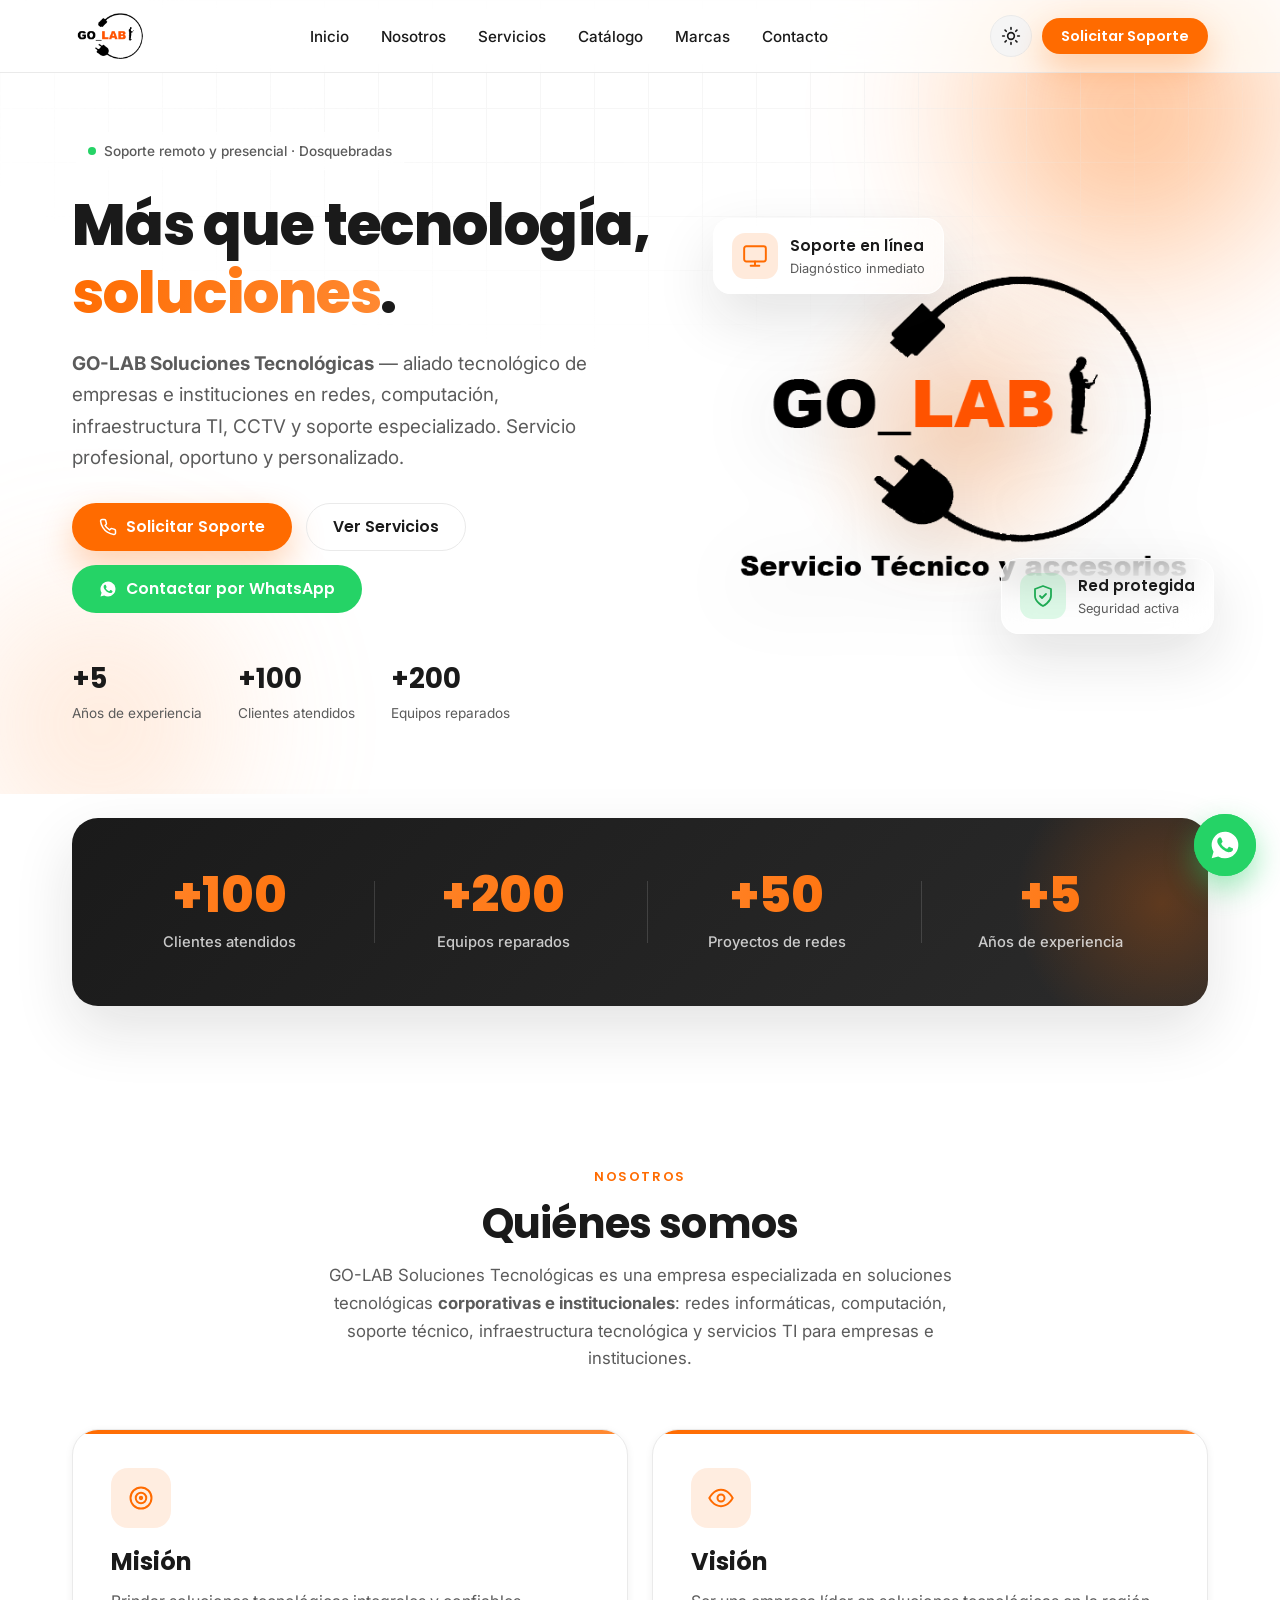
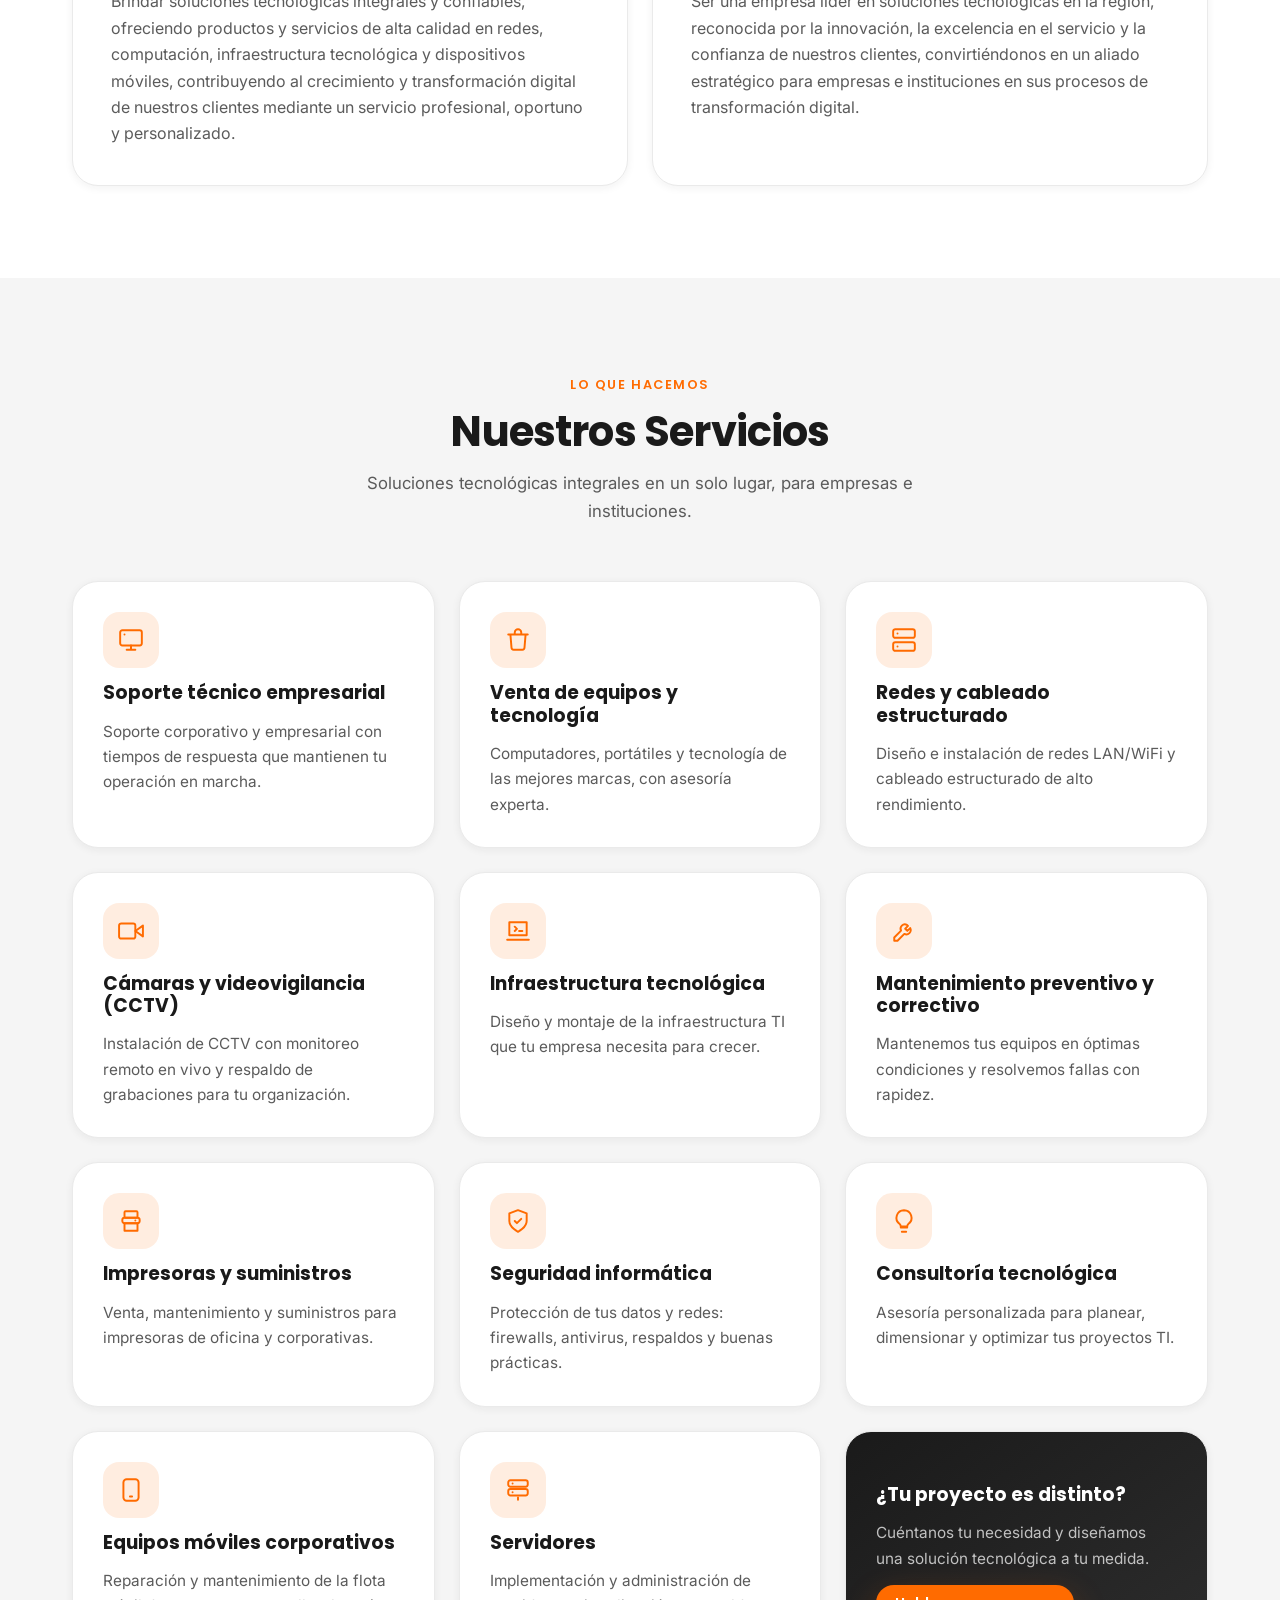
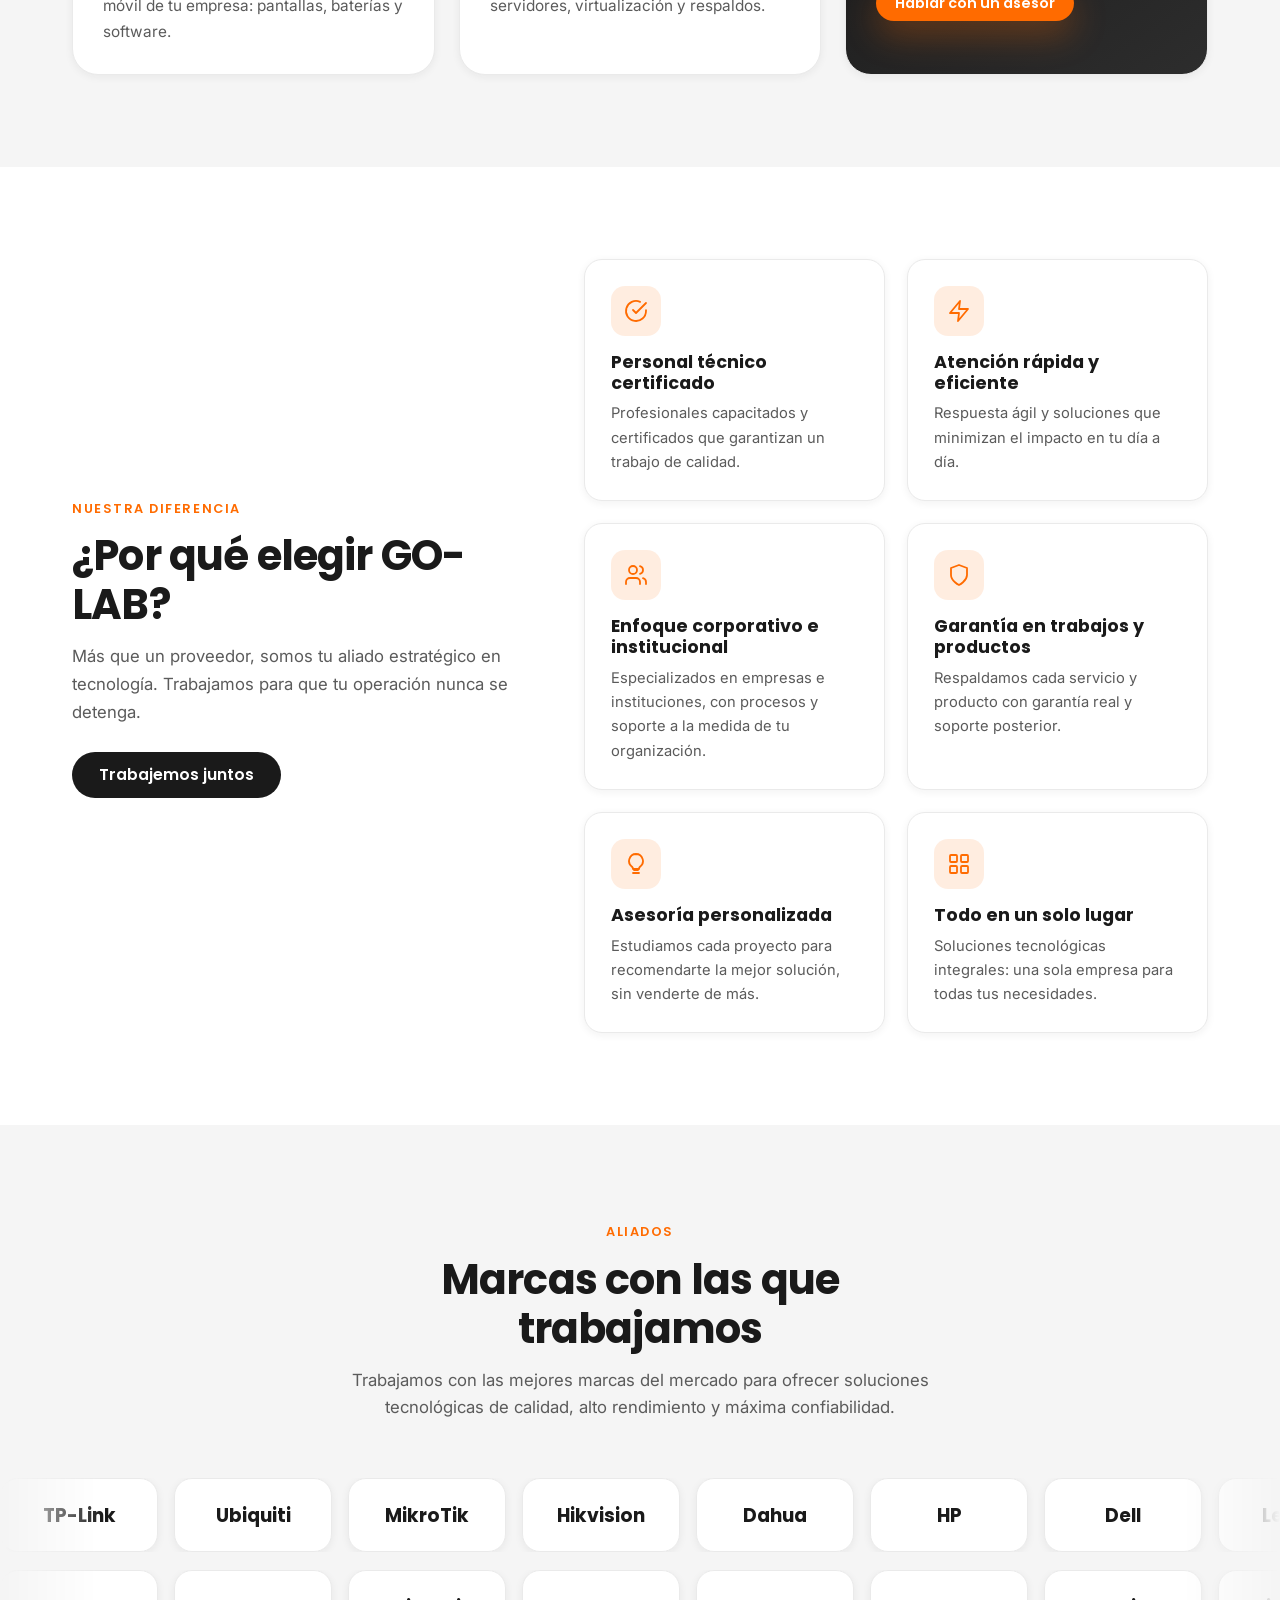
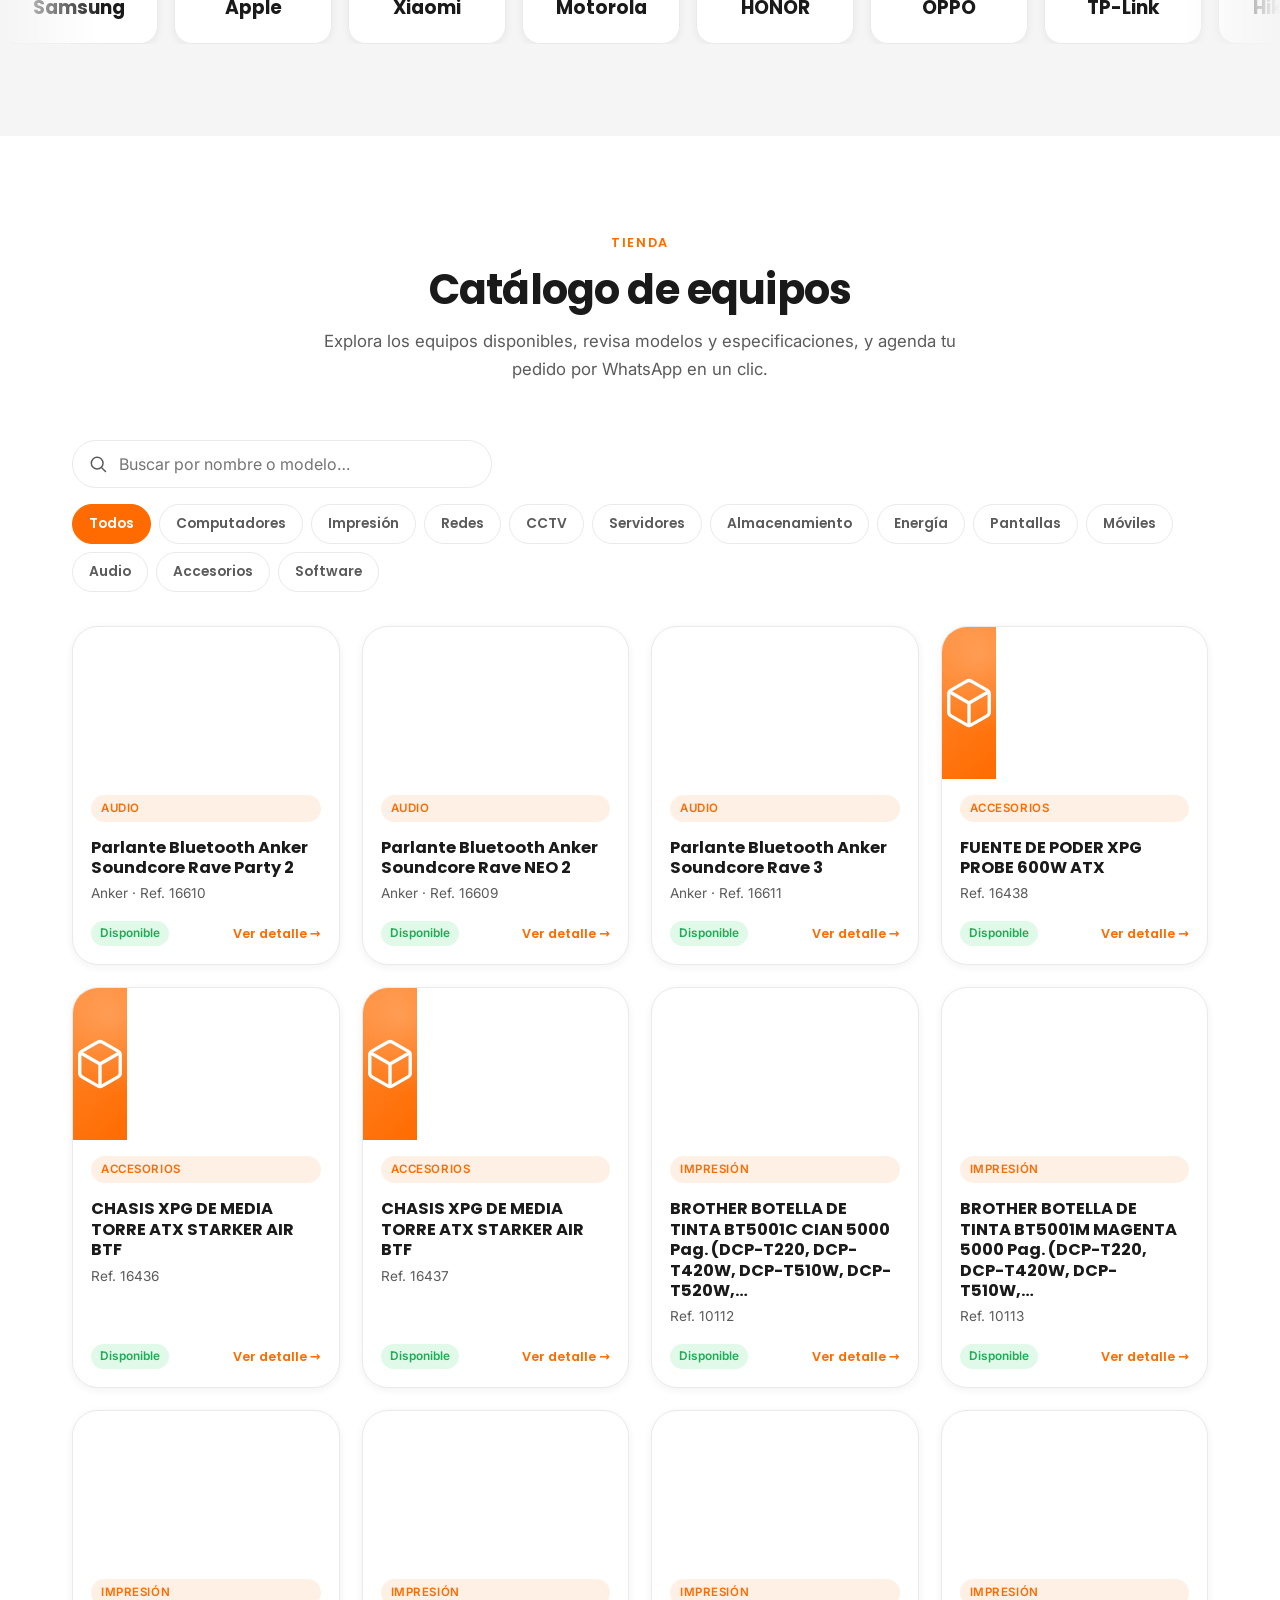
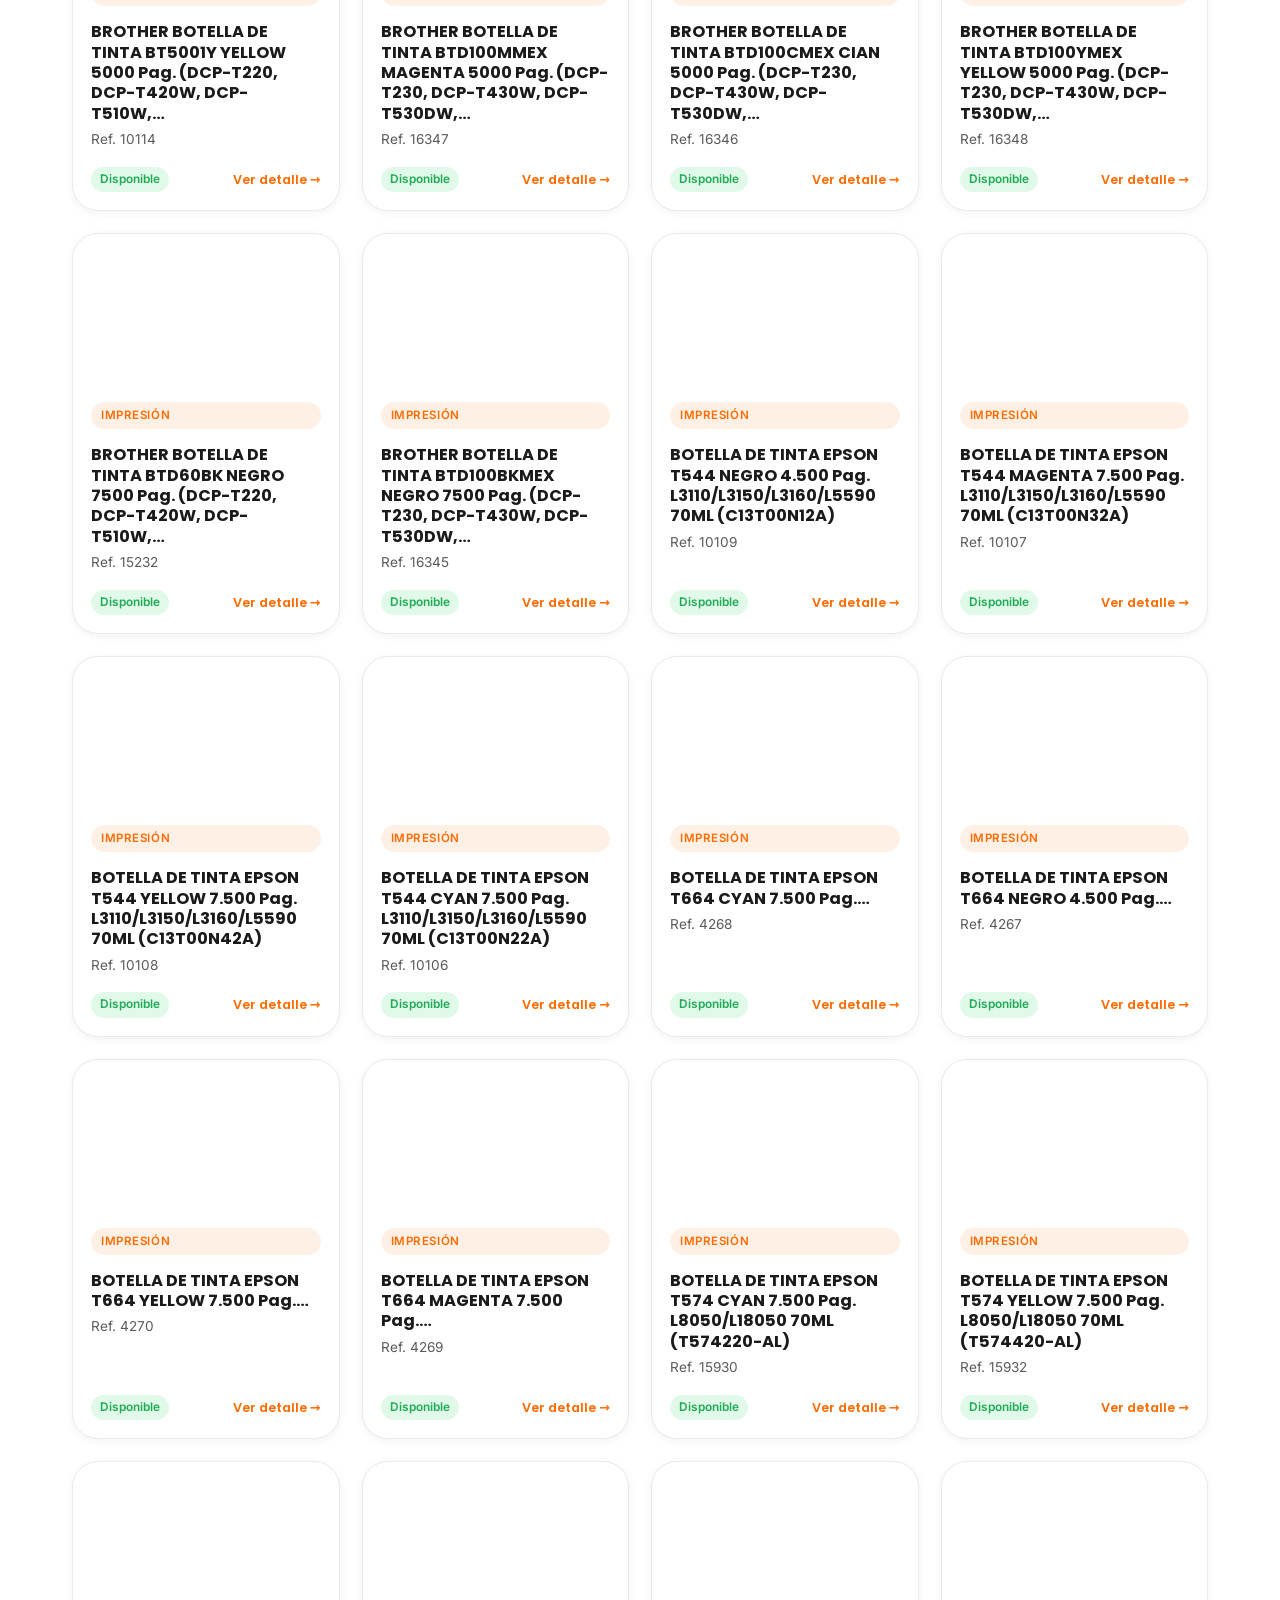
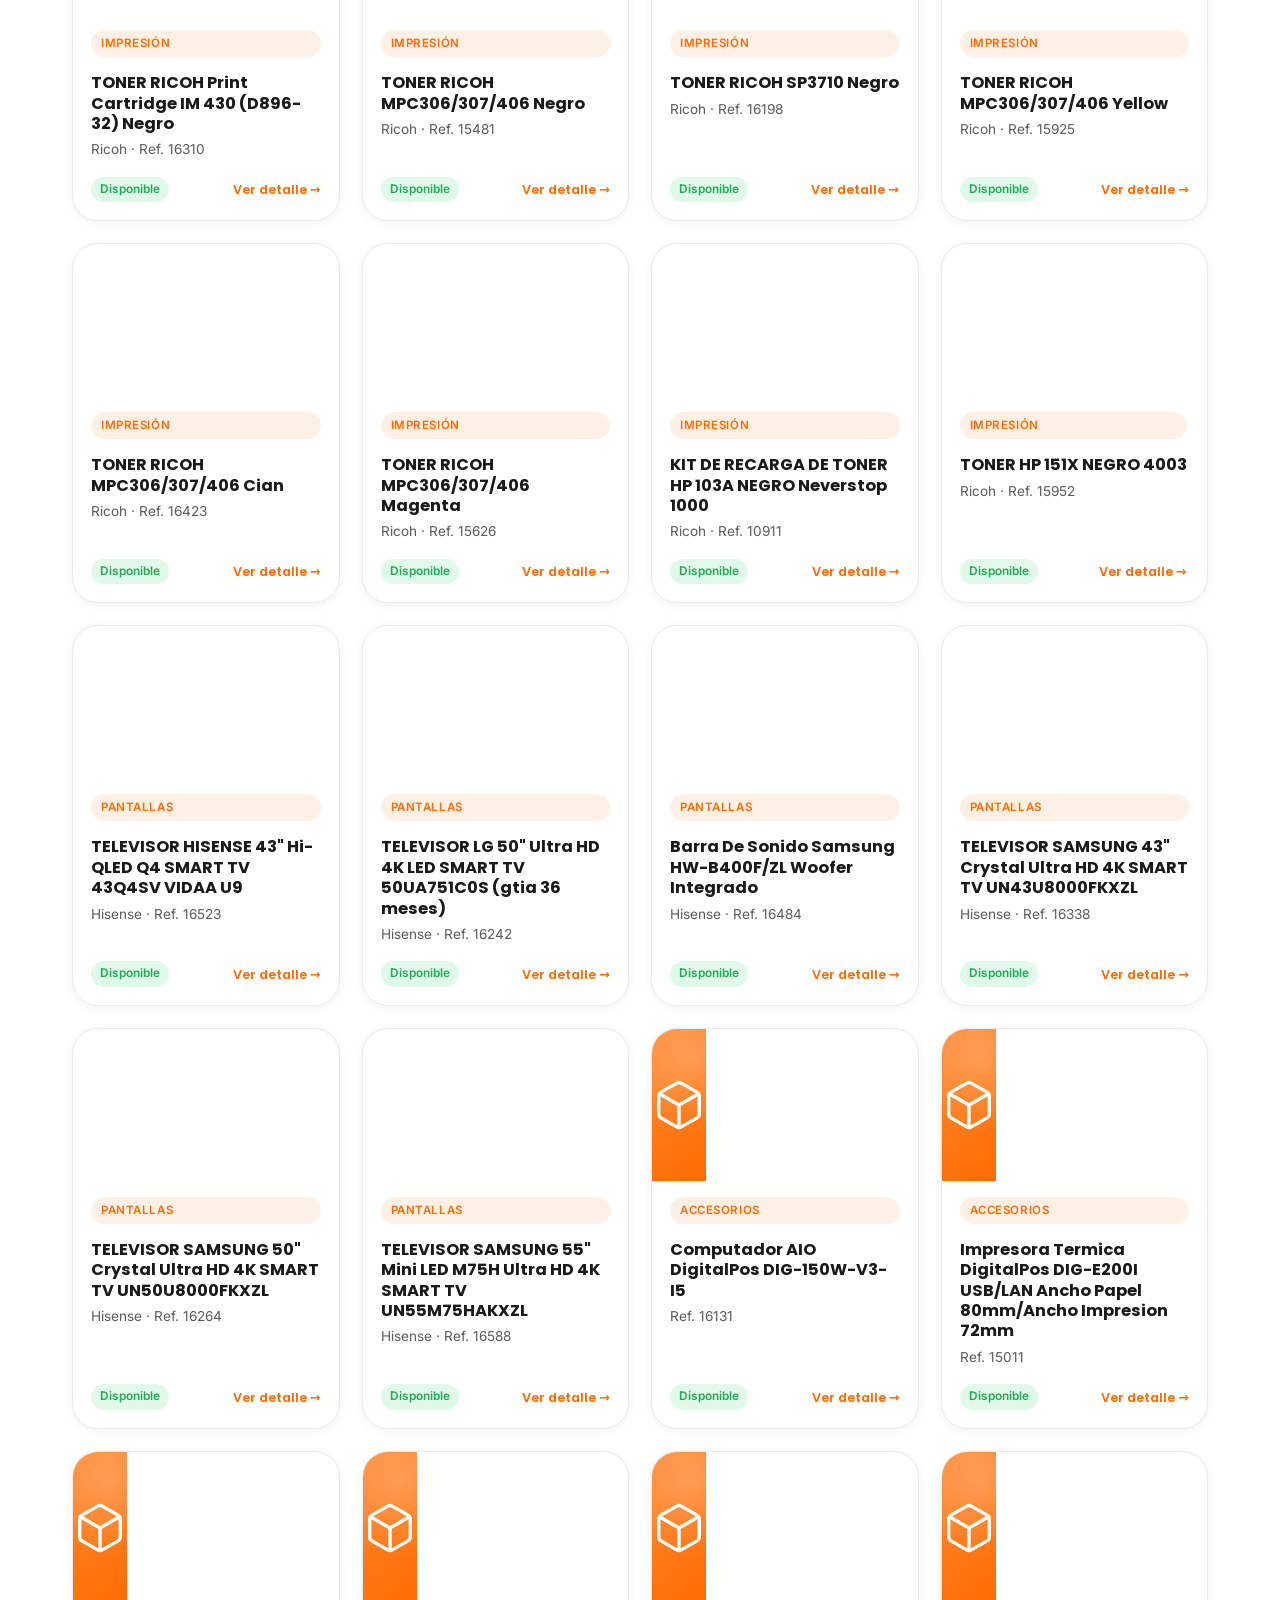
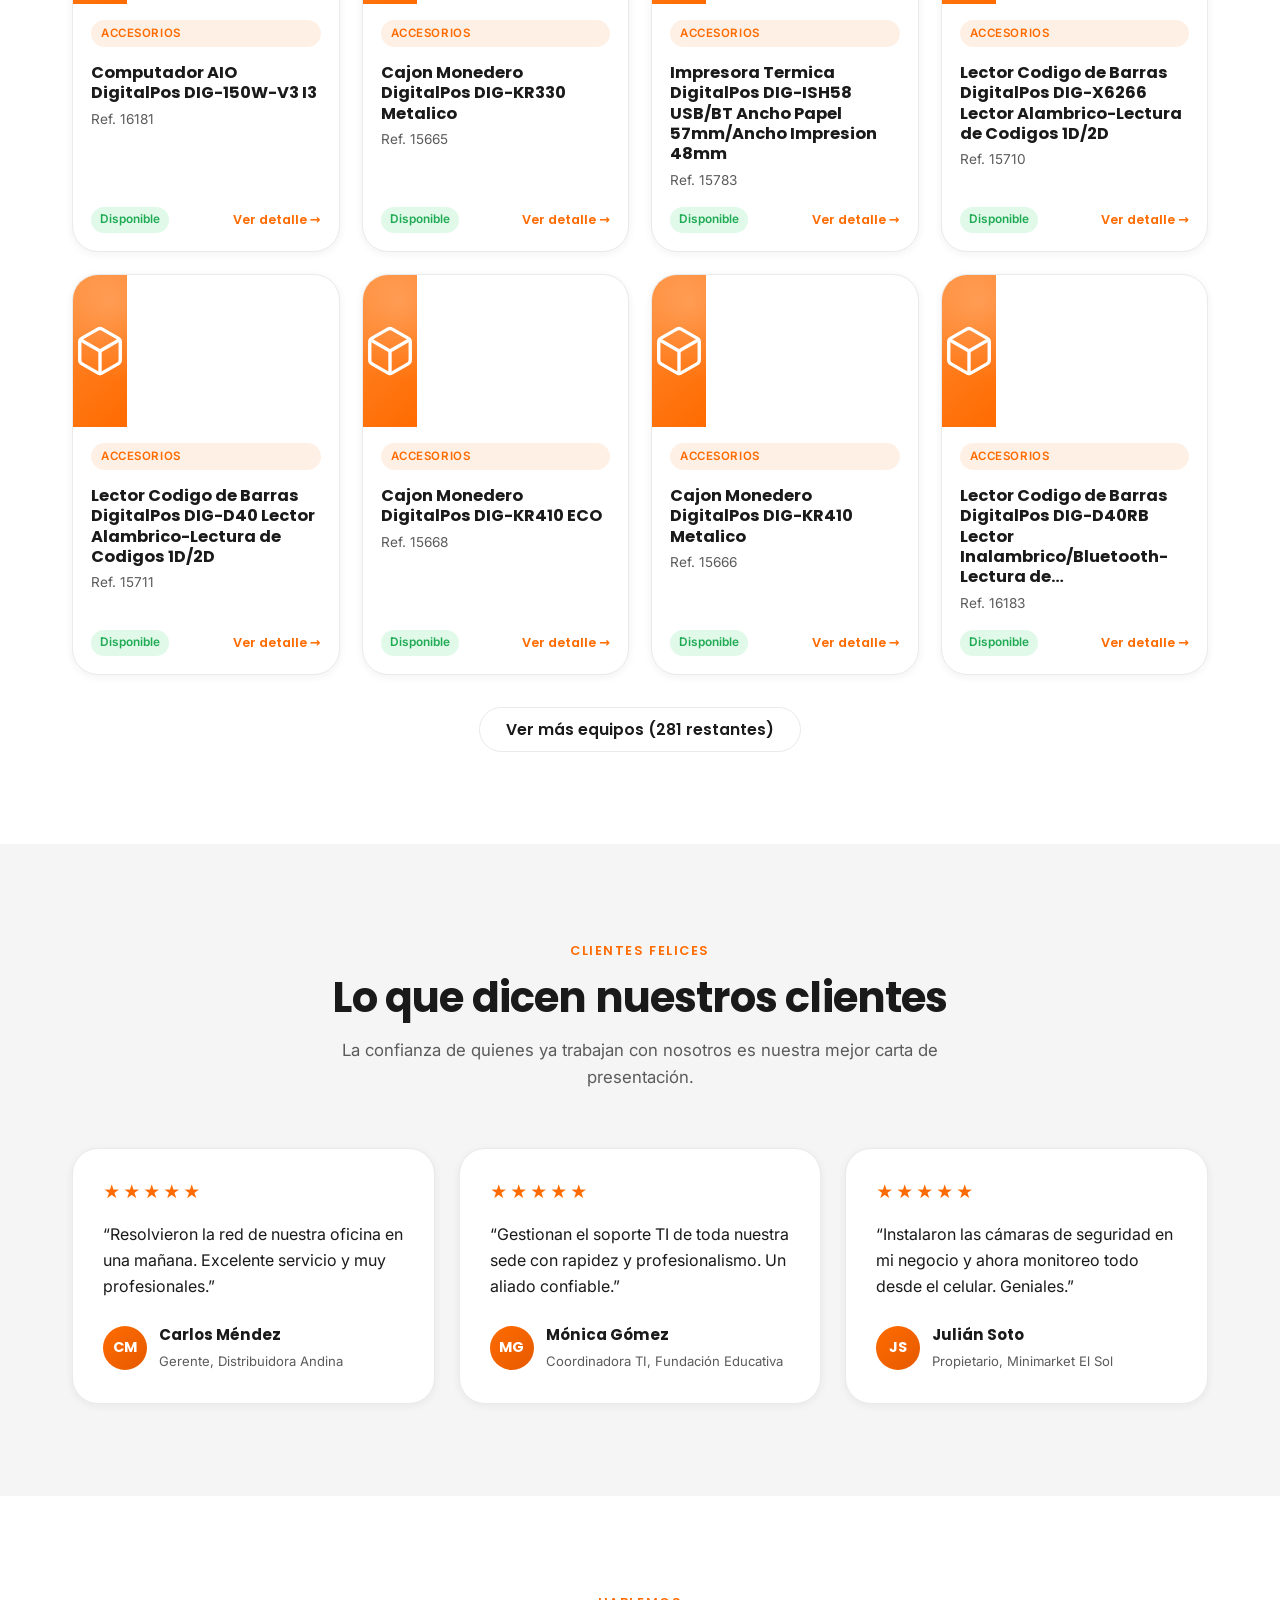
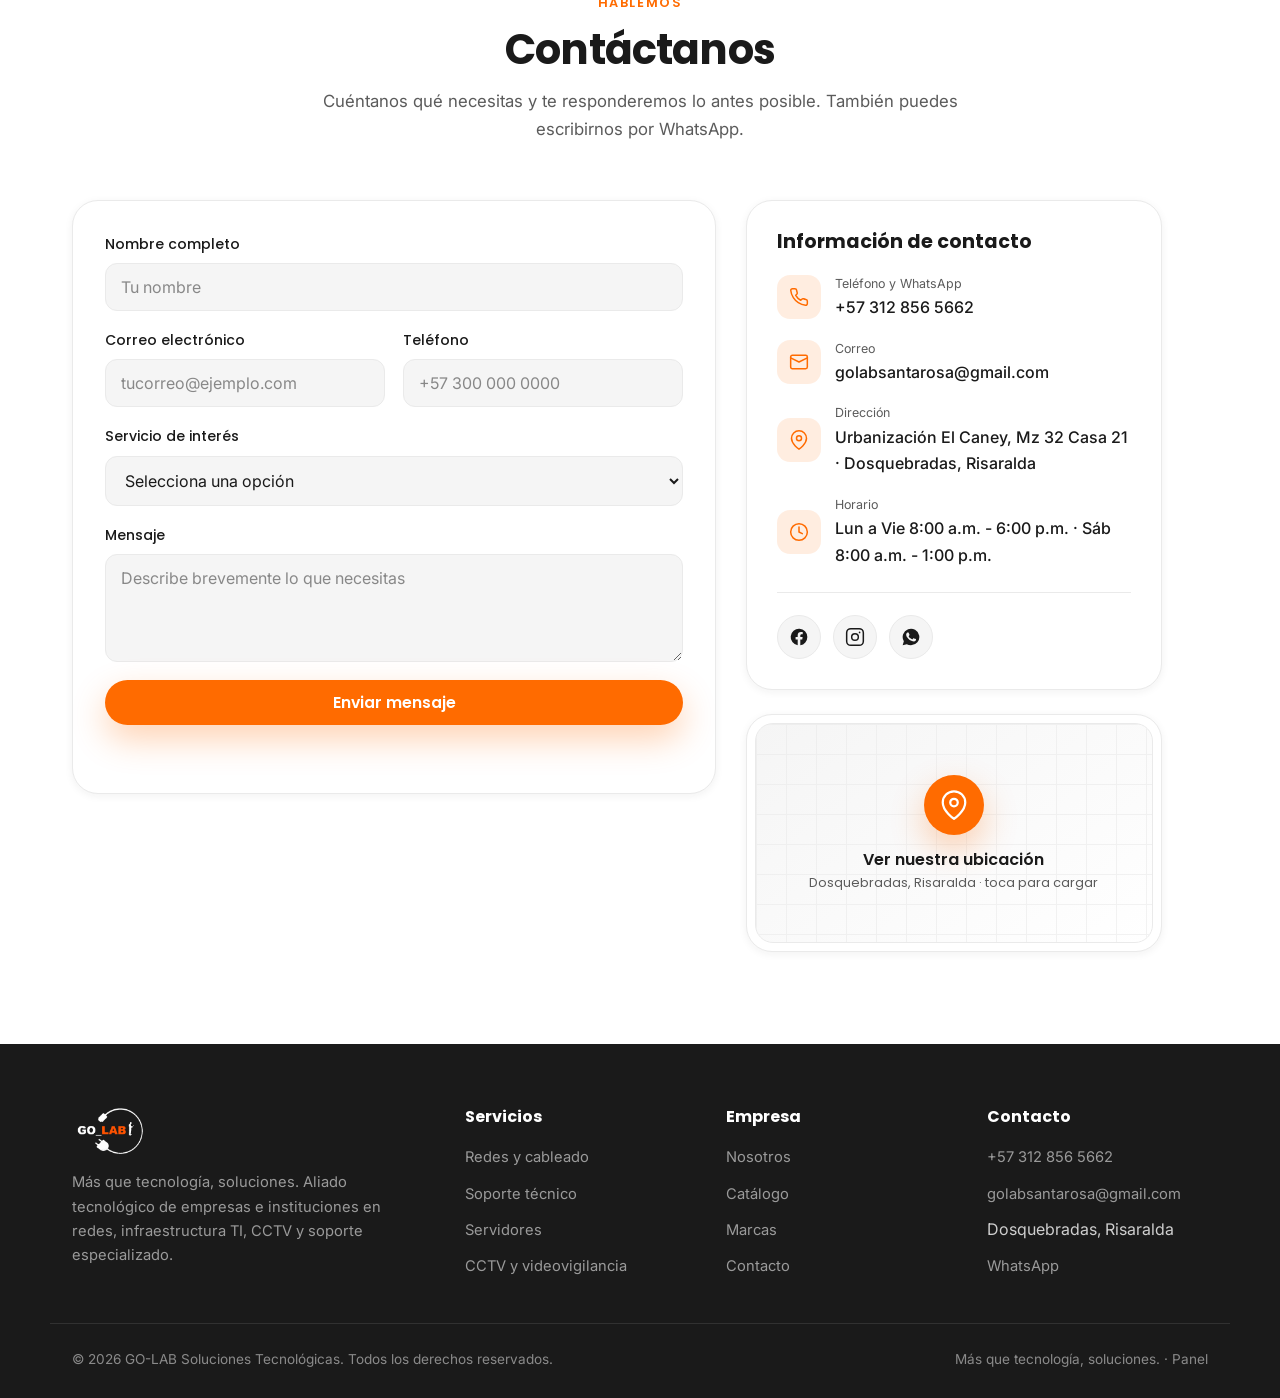
<file: index.html>
<!DOCTYPE html>
<html lang="es" data-theme="light">
<head>
    <meta charset="UTF-8">
    <meta name="viewport" content="width=device-width, initial-scale=1.0">
    <meta name="theme-color" content="#FF6B00">

    <!-- Marca JS activo + tema guardado lo antes posible (evita destello) -->
    <script>
        (function () {
            var d = document.documentElement;
            d.classList.add('js');
            try {
                var t = localStorage.getItem('golab-theme');
                if (!t) t = window.matchMedia('(prefers-color-scheme: dark)').matches ? 'dark' : 'light';
                d.setAttribute('data-theme', t);
            } catch (e) {}
        })();
    </script>

    <!-- SEO -->
    <title>GO-LAB Soluciones Tecnológicas | Redes, Computación y Soluciones Móviles</title>
    <meta name="description" content="GO-LAB Soluciones Tecnológicas: redes informáticas, computación, soporte técnico, servidores, seguridad informática, reparación de celulares y videovigilancia en Dosquebradas, Risaralda. Más que tecnología, soluciones.">
    <meta name="keywords" content="redes informáticas, soporte técnico, cableado estructurado, servidores, seguridad informática, reparación de celulares, cámaras de seguridad, videovigilancia, Dosquebradas, Risaralda, Pereira, GO-LAB">
    <meta name="author" content="GO-LAB Soluciones Tecnológicas">
    <link rel="canonical" href="https://www.go-lab.com.co/">

    <!-- Open Graph -->
    <meta property="og:type" content="website">
    <meta property="og:title" content="GO-LAB Soluciones Tecnológicas | Más que tecnología, soluciones">
    <meta property="og:description" content="Soluciones tecnológicas corporativas e institucionales: redes, computación, infraestructura, CCTV y servicios TI. Dosquebradas, Risaralda.">
    <meta property="og:locale" content="es_CO">
    <meta property="og:url" content="https://www.go-lab.com.co/">

    <!-- Twitter -->
    <meta name="twitter:card" content="summary_large_image">
    <meta name="twitter:title" content="GO-LAB Soluciones Tecnológicas">
    <meta name="twitter:description" content="Más que tecnología, soluciones.">

    <!-- Favicon (logo GO-LAB) -->
    <link rel="icon" type="image/png" href="assets/img/logo-mark-black.png">

    <!-- Fonts -->
    <link rel="preconnect" href="https://fonts.googleapis.com">
    <link rel="preconnect" href="https://fonts.gstatic.com" crossorigin>
    <link href="https://fonts.googleapis.com/css2?family=Inter:wght@400;500;600;700&family=Poppins:wght@500;600;700;800&display=swap" rel="stylesheet">

    <!-- Styles -->
    <link rel="stylesheet" href="assets/css/styles.css">

    <!-- Structured Data -->
    <script type="application/ld+json">
    {
      "@context": "https://schema.org",
      "@type": "LocalBusiness",
      "name": "GO-LAB Soluciones Tecnológicas",
      "slogan": "Más que tecnología, soluciones.",
      "description": "Empresa especializada en soluciones tecnológicas corporativas e institucionales: redes informáticas, computación, soporte técnico, infraestructura tecnológica, CCTV y servicios TI.",
      "email": "golabsantarosa@gmail.com",
      "telephone": "+573128565662",
      "priceRange": "$$",
      "address": {
        "@type": "PostalAddress",
        "streetAddress": "Urbanización El Caney, Manzana 32 Casa 21",
        "addressLocality": "Dosquebradas",
        "addressRegion": "Risaralda",
        "addressCountry": "CO"
      },
      "openingHoursSpecification": [
        { "@type": "OpeningHoursSpecification", "dayOfWeek": ["Monday","Tuesday","Wednesday","Thursday","Friday"], "opens": "08:00", "closes": "18:00" },
        { "@type": "OpeningHoursSpecification", "dayOfWeek": "Saturday", "opens": "08:00", "closes": "13:00" }
      ]
    }
    </script>
</head>
<body>
    <a class="skip-link" href="#inicio">Saltar al contenido</a>

    <!-- ===== Header / Navegación ===== -->
    <header class="header" id="header">
        <nav class="nav container" aria-label="Navegación principal">
            <a href="#inicio" class="brand" aria-label="GO-LAB Soluciones Tecnológicas - Inicio">
                <img class="brand__logo logo-img--light" src="assets/img/logo-mark-black.png" alt="GO-LAB Soluciones Tecnológicas" width="497" height="297">
                <img class="brand__logo logo-img--dark" src="assets/img/logo-mark-white.png" alt="" aria-hidden="true" width="497" height="297">
            </a>

            <ul class="nav__menu" id="navMenu">
                <li><a href="#inicio" class="nav__link">Inicio</a></li>
                <li><a href="#nosotros" class="nav__link">Nosotros</a></li>
                <li><a href="#servicios" class="nav__link">Servicios</a></li>
                <li><a href="#catalogo" class="nav__link">Catálogo</a></li>
                <li><a href="#marcas" class="nav__link">Marcas</a></li>
                <li><a href="#contacto" class="nav__link">Contacto</a></li>
            </ul>

            <div class="nav__actions">
                <button class="theme-toggle" id="themeToggle" type="button" aria-label="Cambiar tema claro/oscuro" title="Cambiar tema">
                    <svg class="icon-sun" viewBox="0 0 24 24" width="20" height="20" fill="none" stroke="currentColor" stroke-width="2" stroke-linecap="round"><circle cx="12" cy="12" r="4"/><path d="M12 2v2M12 20v2M4.9 4.9l1.4 1.4M17.7 17.7l1.4 1.4M2 12h2M20 12h2M4.9 19.1l1.4-1.4M17.7 6.3l1.4-1.4"/></svg>
                    <svg class="icon-moon" viewBox="0 0 24 24" width="20" height="20" fill="none" stroke="currentColor" stroke-width="2" stroke-linecap="round" stroke-linejoin="round"><path d="M21 12.8A9 9 0 1 1 11.2 3a7 7 0 0 0 9.8 9.8z"/></svg>
                </button>
                <a href="#contacto" class="btn btn--primary btn--sm nav__cta">Solicitar Soporte</a>
                <button class="nav__toggle" id="navToggle" type="button" aria-label="Abrir menú" aria-expanded="false" aria-controls="navMenu">
                    <span></span><span></span><span></span>
                </button>
            </div>
        </nav>
    </header>

    <main>
        <!-- ===== Hero ===== -->
        <section class="hero" id="inicio">
            <div class="hero__bg" aria-hidden="true">
                <span class="blob blob--1"></span>
                <span class="blob blob--2"></span>
                <span class="grid-overlay"></span>
            </div>

            <div class="container hero__inner">
                <div class="hero__content reveal">
                    <span class="badge">
                        <span class="badge__dot"></span> Soporte remoto y presencial · Dosquebradas
                    </span>
                    <h1 class="hero__title">
                        Más que tecnología, <span class="text-gradient">soluciones</span>.
                    </h1>
                    <p class="hero__subtitle">
                        <strong>GO-LAB Soluciones Tecnológicas</strong> — aliado tecnológico de empresas e instituciones en redes, computación, infraestructura TI, CCTV y soporte especializado. Servicio profesional, oportuno y personalizado.
                    </p>
                    <div class="hero__actions">
                        <a href="#contacto" class="btn btn--primary">
                            <svg viewBox="0 0 24 24" width="18" height="18" fill="none" stroke="currentColor" stroke-width="2" stroke-linecap="round" stroke-linejoin="round"><path d="M22 16.92v3a2 2 0 0 1-2.18 2 19.79 19.79 0 0 1-8.63-3.07 19.5 19.5 0 0 1-6-6 19.79 19.79 0 0 1-3.07-8.67A2 2 0 0 1 4.11 2h3a2 2 0 0 1 2 1.72c.13.96.36 1.9.7 2.81a2 2 0 0 1-.45 2.11L8.09 9.91a16 16 0 0 0 6 6l1.27-1.27a2 2 0 0 1 2.11-.45c.9.34 1.85.57 2.81.7A2 2 0 0 1 22 16.92z"/></svg>
                            Solicitar Soporte
                        </a>
                        <a href="#servicios" class="btn btn--ghost">Ver Servicios</a>
                        <a href="https://wa.me/573128565662?text=Hola,%20estoy%20interesado%20en%20sus%20servicios%20tecnológicos." target="_blank" rel="noopener" class="btn btn--whatsapp">
                            <svg viewBox="0 0 24 24" width="18" height="18" fill="currentColor" aria-hidden="true"><path d="M17.47 14.38c-.3-.15-1.74-.86-2-.95-.27-.1-.46-.15-.65.15-.2.3-.75.94-.92 1.13-.17.2-.34.22-.63.07-.3-.15-1.25-.46-2.38-1.47-.88-.78-1.47-1.75-1.64-2.05-.17-.3-.02-.46.13-.6.13-.14.3-.34.45-.52.15-.17.2-.3.3-.5.1-.2.05-.37-.02-.52-.08-.15-.65-1.58-.9-2.16-.24-.57-.48-.5-.65-.5h-.56c-.2 0-.5.07-.77.37-.26.3-1.01.99-1.01 2.41 0 1.42 1.04 2.8 1.18 2.99.15.2 2.05 3.12 4.96 4.38.69.3 1.23.48 1.65.62.7.22 1.33.19 1.83.12.56-.09 1.74-.71 1.98-1.4.25-.69.25-1.28.17-1.4-.07-.13-.27-.2-.56-.35zM12 22a10 10 0 0 1-5.1-1.39L2 22l1.41-4.86A10 10 0 1 1 12 22z"/></svg>
                            Contactar por WhatsApp
                        </a>
                    </div>

                    <ul class="hero__stats">
                        <li><strong>+5</strong><span>Años de experiencia</span></li>
                        <li><strong>+100</strong><span>Clientes atendidos</span></li>
                        <li><strong>+200</strong><span>Equipos reparados</span></li>
                    </ul>
                </div>

                <div class="hero__visual reveal">
                    <div class="logo-emblem">
                        <span class="logo-emblem__glow" aria-hidden="true"></span>
                        <img class="logo-emblem__img logo-img--light" src="assets/img/logo-full-black.png" alt="GO-LAB Soluciones Tecnológicas — Servicio Técnico y accesorios" width="497" height="340">
                        <img class="logo-emblem__img logo-img--dark" src="assets/img/logo-full-white.png" alt="" aria-hidden="true" width="497" height="340">
                    </div>

                    <div class="glass-card glass-card--float">
                        <div class="glass-card__icon">
                            <svg viewBox="0 0 24 24" width="26" height="26" fill="none" stroke="currentColor" stroke-width="1.8" stroke-linecap="round" stroke-linejoin="round"><rect x="2" y="3" width="20" height="14" rx="2"/><path d="M8 21h8M12 17v4"/></svg>
                        </div>
                        <div>
                            <p class="glass-card__title">Soporte en línea</p>
                            <p class="glass-card__text">Diagnóstico inmediato</p>
                        </div>
                    </div>

                    <div class="glass-card glass-card--float glass-card--secured">
                        <div class="glass-card__icon glass-card__icon--green">
                            <svg viewBox="0 0 24 24" width="24" height="24" fill="none" stroke="currentColor" stroke-width="1.8" stroke-linecap="round" stroke-linejoin="round"><path d="M12 22s8-4 8-10V5l-8-3-8 3v7c0 6 8 10 8 10z"/><path d="M9 12l2 2 4-4"/></svg>
                        </div>
                        <div>
                            <p class="glass-card__title">Red protegida</p>
                            <p class="glass-card__text">Seguridad activa</p>
                        </div>
                    </div>
                </div>
            </div>
        </section>

        <!-- ===== Estadísticas animadas ===== -->
        <section class="stats-section" aria-label="Cifras de GO-LAB">
            <div class="container">
                <div class="stats-grid">
                    <div class="stat reveal">
                        <span class="stat__num" data-count="100" data-prefix="+">0</span>
                        <span class="stat__label">Clientes atendidos</span>
                    </div>
                    <div class="stat reveal">
                        <span class="stat__num" data-count="200" data-prefix="+">0</span>
                        <span class="stat__label">Equipos reparados</span>
                    </div>
                    <div class="stat reveal">
                        <span class="stat__num" data-count="50" data-prefix="+">0</span>
                        <span class="stat__label">Proyectos de redes</span>
                    </div>
                    <div class="stat reveal">
                        <span class="stat__num" data-count="5" data-prefix="+">0</span>
                        <span class="stat__label">Años de experiencia</span>
                    </div>
                </div>
            </div>
        </section>

        <!-- ===== Nosotros (Misión / Visión) ===== -->
        <section class="section" id="nosotros">
            <div class="container">
                <header class="section__head reveal">
                    <span class="eyebrow">Nosotros</span>
                    <h2 class="section__title">Quiénes somos</h2>
                    <p class="section__subtitle">GO-LAB Soluciones Tecnológicas es una empresa especializada en soluciones tecnológicas <strong>corporativas e institucionales</strong>: redes informáticas, computación, soporte técnico, infraestructura tecnológica y servicios TI para empresas e instituciones.</p>
                </header>

                <div class="grid grid--mv">
                    <article class="card mv-card reveal">
                        <span class="mv-card__icon">
                            <svg viewBox="0 0 24 24" width="28" height="28" fill="none" stroke="currentColor" stroke-width="1.7" stroke-linecap="round" stroke-linejoin="round"><circle cx="12" cy="12" r="9"/><circle cx="12" cy="12" r="4.5"/><circle cx="12" cy="12" r="1"/></svg>
                        </span>
                        <h3>Misión</h3>
                        <p>Brindar soluciones tecnológicas integrales y confiables, ofreciendo productos y servicios de alta calidad en redes, computación, infraestructura tecnológica y dispositivos móviles, contribuyendo al crecimiento y transformación digital de nuestros clientes mediante un servicio profesional, oportuno y personalizado.</p>
                    </article>

                    <article class="card mv-card reveal">
                        <span class="mv-card__icon">
                            <svg viewBox="0 0 24 24" width="28" height="28" fill="none" stroke="currentColor" stroke-width="1.7" stroke-linecap="round" stroke-linejoin="round"><path d="M2 12s3.5-7 10-7 10 7 10 7-3.5 7-10 7-10-7-10-7z"/><circle cx="12" cy="12" r="3"/></svg>
                        </span>
                        <h3>Visión</h3>
                        <p>Ser una empresa líder en soluciones tecnológicas en la región, reconocida por la innovación, la excelencia en el servicio y la confianza de nuestros clientes, convirtiéndonos en un aliado estratégico para empresas e instituciones en sus procesos de transformación digital.</p>
                    </article>
                </div>
            </div>
        </section>

        <!-- ===== Servicios ===== -->
        <section class="section section--alt" id="servicios">
            <div class="container">
                <header class="section__head reveal">
                    <span class="eyebrow">Lo que hacemos</span>
                    <h2 class="section__title">Nuestros Servicios</h2>
                    <p class="section__subtitle">Soluciones tecnológicas integrales en un solo lugar, para empresas e instituciones.</p>
                </header>

                <div class="grid grid--services">
                    <article class="card service-card reveal">
                        <span class="service-card__icon">
                            <svg viewBox="0 0 24 24" width="26" height="26" fill="none" stroke="currentColor" stroke-width="1.8" stroke-linecap="round" stroke-linejoin="round"><rect x="2" y="3" width="20" height="14" rx="2"/><path d="M8 21h8M12 17v4"/><path d="M6 7h.01"/></svg>
                        </span>
                        <h3 class="service-card__title">Soporte técnico empresarial</h3>
                        <p>Soporte corporativo y empresarial con tiempos de respuesta que mantienen tu operación en marcha.</p>
                    </article>

                    <article class="card service-card reveal">
                        <span class="service-card__icon">
                            <svg viewBox="0 0 24 24" width="26" height="26" fill="none" stroke="currentColor" stroke-width="1.8" stroke-linecap="round" stroke-linejoin="round"><path d="M3 7h18M5 7l1 12a2 2 0 0 0 2 2h8a2 2 0 0 0 2-2l1-12M9 7V5a3 3 0 0 1 6 0v2"/></svg>
                        </span>
                        <h3 class="service-card__title">Venta de equipos y tecnología</h3>
                        <p>Computadores, portátiles y tecnología de las mejores marcas, con asesoría experta.</p>
                    </article>

                    <article class="card service-card reveal">
                        <span class="service-card__icon">
                            <svg viewBox="0 0 24 24" width="26" height="26" fill="none" stroke="currentColor" stroke-width="1.8" stroke-linecap="round" stroke-linejoin="round"><rect x="2" y="2" width="20" height="8" rx="2"/><rect x="2" y="14" width="20" height="8" rx="2"/><path d="M6 6h.01M6 18h.01"/></svg>
                        </span>
                        <h3 class="service-card__title">Redes y cableado estructurado</h3>
                        <p>Diseño e instalación de redes LAN/WiFi y cableado estructurado de alto rendimiento.</p>
                    </article>

                    <article class="card service-card reveal">
                        <span class="service-card__icon">
                            <svg viewBox="0 0 24 24" width="26" height="26" fill="none" stroke="currentColor" stroke-width="1.8" stroke-linecap="round" stroke-linejoin="round"><path d="M23 7l-7 5 7 5V7z"/><rect x="1" y="5" width="15" height="14" rx="2"/></svg>
                        </span>
                        <h3 class="service-card__title">Cámaras y videovigilancia (CCTV)</h3>
                        <p>Instalación de CCTV con monitoreo remoto en vivo y respaldo de grabaciones para tu organización.</p>
                    </article>

                    <article class="card service-card reveal">
                        <span class="service-card__icon">
                            <svg viewBox="0 0 24 24" width="26" height="26" fill="none" stroke="currentColor" stroke-width="1.8" stroke-linecap="round" stroke-linejoin="round"><path d="M4 4h16v12H4z"/><path d="M2 20h20M9 8l2 2-2 2M13 12h3"/></svg>
                        </span>
                        <h3 class="service-card__title">Infraestructura tecnológica</h3>
                        <p>Diseño y montaje de la infraestructura TI que tu empresa necesita para crecer.</p>
                    </article>

                    <article class="card service-card reveal">
                        <span class="service-card__icon">
                            <svg viewBox="0 0 24 24" width="26" height="26" fill="none" stroke="currentColor" stroke-width="1.8" stroke-linecap="round" stroke-linejoin="round"><path d="M14.7 6.3a4 4 0 0 0-5.4 5.4L3 18v3h3l6.3-6.3a4 4 0 0 0 5.4-5.4l-2.6 2.6-2-2 2.6-2.6z"/></svg>
                        </span>
                        <h3 class="service-card__title">Mantenimiento preventivo y correctivo</h3>
                        <p>Mantenemos tus equipos en óptimas condiciones y resolvemos fallas con rapidez.</p>
                    </article>

                    <article class="card service-card reveal">
                        <span class="service-card__icon">
                            <svg viewBox="0 0 24 24" width="26" height="26" fill="none" stroke="currentColor" stroke-width="1.8" stroke-linecap="round" stroke-linejoin="round"><rect x="6" y="3" width="12" height="6" rx="1"/><path d="M6 14h12v7H6z"/><rect x="4" y="9" width="16" height="5" rx="2"/><path d="M16 11.5h.01"/></svg>
                        </span>
                        <h3 class="service-card__title">Impresoras y suministros</h3>
                        <p>Venta, mantenimiento y suministros para impresoras de oficina y corporativas.</p>
                    </article>

                    <article class="card service-card reveal">
                        <span class="service-card__icon">
                            <svg viewBox="0 0 24 24" width="26" height="26" fill="none" stroke="currentColor" stroke-width="1.8" stroke-linecap="round" stroke-linejoin="round"><path d="M12 22s8-4 8-10V5l-8-3-8 3v7c0 6 8 10 8 10z"/><path d="M9 12l2 2 4-4"/></svg>
                        </span>
                        <h3 class="service-card__title">Seguridad informática</h3>
                        <p>Protección de tus datos y redes: firewalls, antivirus, respaldos y buenas prácticas.</p>
                    </article>

                    <article class="card service-card reveal">
                        <span class="service-card__icon">
                            <svg viewBox="0 0 24 24" width="26" height="26" fill="none" stroke="currentColor" stroke-width="1.8" stroke-linecap="round" stroke-linejoin="round"><path d="M9 18h6M10 22h4M12 2a7 7 0 0 0-4 12.7c.6.5 1 1.3 1 2.3h6c0-1 .4-1.8 1-2.3A7 7 0 0 0 12 2z"/></svg>
                        </span>
                        <h3 class="service-card__title">Consultoría tecnológica</h3>
                        <p>Asesoría personalizada para planear, dimensionar y optimizar tus proyectos TI.</p>
                    </article>

                    <article class="card service-card reveal">
                        <span class="service-card__icon">
                            <svg viewBox="0 0 24 24" width="26" height="26" fill="none" stroke="currentColor" stroke-width="1.8" stroke-linecap="round" stroke-linejoin="round"><rect x="5" y="2" width="14" height="20" rx="3"/><path d="M11 18h2"/></svg>
                        </span>
                        <h3 class="service-card__title">Equipos móviles corporativos</h3>
                        <p>Reparación y mantenimiento de la flota móvil de tu empresa: pantallas, baterías y software.</p>
                    </article>

                    <article class="card service-card reveal">
                        <span class="service-card__icon">
                            <svg viewBox="0 0 24 24" width="26" height="26" fill="none" stroke="currentColor" stroke-width="1.8" stroke-linecap="round" stroke-linejoin="round"><rect x="3" y="3" width="18" height="6" rx="2"/><rect x="3" y="11" width="18" height="6" rx="2"/><path d="M7 6h.01M7 14h.01M12 19v2"/></svg>
                        </span>
                        <h3 class="service-card__title">Servidores</h3>
                        <p>Implementación y administración de servidores, virtualización y respaldos.</p>
                    </article>

                    <article class="card service-card service-card--cta reveal">
                        <h3 class="service-card__title">¿Tu proyecto es distinto?</h3>
                        <p>Cuéntanos tu necesidad y diseñamos una solución tecnológica a tu medida.</p>
                        <a href="https://wa.me/573128565662?text=Hola,%20estoy%20interesado%20en%20sus%20servicios%20tecnológicos." target="_blank" rel="noopener" class="btn btn--primary btn--sm">Hablar con un asesor</a>
                    </article>
                </div>
            </div>
        </section>

        <!-- ===== ¿Por qué elegirnos? ===== -->
        <section class="section" id="porque">
            <div class="container why">
                <div class="why__intro reveal">
                    <span class="eyebrow">Nuestra diferencia</span>
                    <h2 class="section__title">¿Por qué elegir GO-LAB?</h2>
                    <p class="section__subtitle">Más que un proveedor, somos tu aliado estratégico en tecnología. Trabajamos para que tu operación nunca se detenga.</p>
                    <a href="#contacto" class="btn btn--dark">Trabajemos juntos</a>
                </div>

                <div class="why__grid">
                    <article class="feature reveal">
                        <span class="feature__icon"><svg viewBox="0 0 24 24" width="24" height="24" fill="none" stroke="currentColor" stroke-width="1.8" stroke-linecap="round" stroke-linejoin="round"><path d="M22 11.08V12a10 10 0 1 1-5.93-9.14"/><path d="M22 4 12 14.01l-3-3"/></svg></span>
                        <h3>Personal técnico certificado</h3>
                        <p>Profesionales capacitados y certificados que garantizan un trabajo de calidad.</p>
                    </article>
                    <article class="feature reveal">
                        <span class="feature__icon"><svg viewBox="0 0 24 24" width="24" height="24" fill="none" stroke="currentColor" stroke-width="1.8" stroke-linecap="round" stroke-linejoin="round"><path d="M13 2 3 14h9l-1 8 10-12h-9l1-8z"/></svg></span>
                        <h3>Atención rápida y eficiente</h3>
                        <p>Respuesta ágil y soluciones que minimizan el impacto en tu día a día.</p>
                    </article>
                    <article class="feature reveal">
                        <span class="feature__icon"><svg viewBox="0 0 24 24" width="24" height="24" fill="none" stroke="currentColor" stroke-width="1.8" stroke-linecap="round" stroke-linejoin="round"><path d="M16 21v-2a4 4 0 0 0-4-4H6a4 4 0 0 0-4 4v2"/><circle cx="9" cy="7" r="4"/><path d="M22 21v-2a4 4 0 0 0-3-3.87M16 3.13a4 4 0 0 1 0 7.75"/></svg></span>
                        <h3>Enfoque corporativo e institucional</h3>
                        <p>Especializados en empresas e instituciones, con procesos y soporte a la medida de tu organización.</p>
                    </article>
                    <article class="feature reveal">
                        <span class="feature__icon"><svg viewBox="0 0 24 24" width="24" height="24" fill="none" stroke="currentColor" stroke-width="1.8" stroke-linecap="round" stroke-linejoin="round"><path d="M12 22s8-4 8-10V5l-8-3-8 3v7c0 6 8 10 8 10z"/></svg></span>
                        <h3>Garantía en trabajos y productos</h3>
                        <p>Respaldamos cada servicio y producto con garantía real y soporte posterior.</p>
                    </article>
                    <article class="feature reveal">
                        <span class="feature__icon"><svg viewBox="0 0 24 24" width="24" height="24" fill="none" stroke="currentColor" stroke-width="1.8" stroke-linecap="round" stroke-linejoin="round"><path d="M12 2a7 7 0 0 0-4 12.7c.6.5 1 1.3 1 2.3h6c0-1 .4-1.8 1-2.3A7 7 0 0 0 12 2zM9 21h6M10 18h4"/></svg></span>
                        <h3>Asesoría personalizada</h3>
                        <p>Estudiamos cada proyecto para recomendarte la mejor solución, sin venderte de más.</p>
                    </article>
                    <article class="feature reveal">
                        <span class="feature__icon"><svg viewBox="0 0 24 24" width="24" height="24" fill="none" stroke="currentColor" stroke-width="1.8" stroke-linecap="round" stroke-linejoin="round"><rect x="3" y="3" width="7" height="7" rx="1"/><rect x="14" y="3" width="7" height="7" rx="1"/><rect x="14" y="14" width="7" height="7" rx="1"/><rect x="3" y="14" width="7" height="7" rx="1"/></svg></span>
                        <h3>Todo en un solo lugar</h3>
                        <p>Soluciones tecnológicas integrales: una sola empresa para todas tus necesidades.</p>
                    </article>
                </div>
            </div>
        </section>

        <!-- ===== Marcas ===== -->
        <section class="section section--alt" id="marcas">
            <div class="container">
                <header class="section__head reveal">
                    <span class="eyebrow">Aliados</span>
                    <h2 class="section__title">Marcas con las que trabajamos</h2>
                    <p class="section__subtitle">Trabajamos con las mejores marcas del mercado para ofrecer soluciones tecnológicas de calidad, alto rendimiento y máxima confiabilidad.</p>
                </header>
            </div>

            <div class="brands reveal">
                <div class="brands__row">
                    <div class="brands__track">
                        <span class="brand-chip">TP-Link</span><span class="brand-chip">Ubiquiti</span><span class="brand-chip">MikroTik</span><span class="brand-chip">Hikvision</span><span class="brand-chip">Dahua</span><span class="brand-chip">HP</span><span class="brand-chip">Dell</span><span class="brand-chip">Lenovo</span><span class="brand-chip">ASUS</span><span class="brand-chip">Acer</span><span class="brand-chip">MSI</span>
                        <span class="brand-chip">TP-Link</span><span class="brand-chip">Ubiquiti</span><span class="brand-chip">MikroTik</span><span class="brand-chip">Hikvision</span><span class="brand-chip">Dahua</span><span class="brand-chip">HP</span><span class="brand-chip">Dell</span><span class="brand-chip">Lenovo</span><span class="brand-chip">ASUS</span><span class="brand-chip">Acer</span><span class="brand-chip">MSI</span>
                    </div>
                </div>
                <div class="brands__row">
                    <div class="brands__track brands__track--reverse">
                        <span class="brand-chip">Samsung</span><span class="brand-chip">Apple</span><span class="brand-chip">Xiaomi</span><span class="brand-chip">Motorola</span><span class="brand-chip">HONOR</span><span class="brand-chip">OPPO</span><span class="brand-chip">TP-Link</span><span class="brand-chip">Hikvision</span><span class="brand-chip">Dell</span><span class="brand-chip">Lenovo</span><span class="brand-chip">HP</span>
                        <span class="brand-chip">Samsung</span><span class="brand-chip">Apple</span><span class="brand-chip">Xiaomi</span><span class="brand-chip">Motorola</span><span class="brand-chip">HONOR</span><span class="brand-chip">OPPO</span><span class="brand-chip">TP-Link</span><span class="brand-chip">Hikvision</span><span class="brand-chip">Dell</span><span class="brand-chip">Lenovo</span><span class="brand-chip">HP</span>
                    </div>
                </div>
            </div>
        </section>

        <!-- ===== Catálogo de equipos en stock ===== -->
        <section class="section" id="catalogo">
            <div class="container">
                <header class="section__head reveal">
                    <span class="eyebrow">Tienda</span>
                    <h2 class="section__title">Catálogo de equipos</h2>
                    <p class="section__subtitle">Explora los equipos disponibles, revisa modelos y especificaciones, y agenda tu pedido por WhatsApp en un clic.</p>
                </header>

                <div class="catalog-controls reveal">
                    <div class="catalog-search">
                        <svg viewBox="0 0 24 24" width="20" height="20" fill="none" stroke="currentColor" stroke-width="1.8" stroke-linecap="round" stroke-linejoin="round" aria-hidden="true"><circle cx="11" cy="11" r="7"/><path d="m21 21-4.3-4.3"/></svg>
                        <input type="search" id="catalogSearch" placeholder="Buscar por nombre o modelo…" aria-label="Buscar en el catálogo" autocomplete="off">
                    </div>
                    <div class="catalog-filters" id="catalogFilters" role="group" aria-label="Filtrar por categoría"></div>
                </div>

                <div class="catalog-grid" id="catalogGrid" aria-live="polite"></div>
                <div class="catalog-more" id="catalogMoreWrap" hidden>
                    <button class="btn btn--ghost" id="catalogMore" type="button">Ver más equipos</button>
                </div>
                <p class="catalog-empty" id="catalogEmpty" hidden>No encontramos equipos con esa búsqueda. <a href="https://wa.me/573128565662?text=Hola,%20busco%20un%20equipo%20que%20no%20veo%20en%20el%20catálogo." target="_blank" rel="noopener">Escríbenos</a> y te ayudamos.</p>
            </div>
        </section>

        <!-- Modal de producto -->
        <div class="modal" id="productModal" hidden role="dialog" aria-modal="true" aria-labelledby="modalTitle">
            <div class="modal__overlay" data-close></div>
            <div class="modal__dialog" role="document">
                <button class="modal__close" type="button" data-close aria-label="Cerrar">
                    <svg viewBox="0 0 24 24" width="22" height="22" fill="none" stroke="currentColor" stroke-width="2.2" stroke-linecap="round" aria-hidden="true"><path d="M18 6 6 18M6 6l12 12"/></svg>
                </button>
                <div class="modal__media" id="modalMedia"></div>
                <div class="modal__content">
                    <span class="tag" id="modalCat"></span>
                    <h3 id="modalTitle"></h3>
                    <p class="modal__model" id="modalModel"></p>
                    <p class="modal__desc" id="modalDesc"></p>
                    <ul class="modal__specs" id="modalSpecs"></ul>
                    <div class="modal__foot">
                        <span class="modal__stock" id="modalStock"></span>
                        <a class="btn btn--whatsapp" id="modalWhats" href="#" target="_blank" rel="noopener">
                            <svg viewBox="0 0 24 24" width="18" height="18" fill="currentColor" aria-hidden="true"><path d="M17.47 14.38c-.3-.15-1.74-.86-2-.95-.27-.1-.46-.15-.65.15-.2.3-.75.94-.92 1.13-.17.2-.34.22-.63.07-.3-.15-1.25-.46-2.38-1.47-.88-.78-1.47-1.75-1.64-2.05-.17-.3-.02-.46.13-.6.13-.14.3-.34.45-.52.15-.17.2-.3.3-.5.1-.2.05-.37-.02-.52-.08-.15-.65-1.58-.9-2.16-.24-.57-.48-.5-.65-.5h-.56c-.2 0-.5.07-.77.37-.26.3-1.01.99-1.01 2.41 0 1.42 1.04 2.8 1.18 2.99.15.2 2.05 3.12 4.96 4.38.69.3 1.23.48 1.65.62.7.22 1.33.19 1.83.12.56-.09 1.74-.71 1.98-1.4.25-.69.25-1.28.17-1.4-.07-.13-.27-.2-.56-.35zM12 22a10 10 0 0 1-5.1-1.39L2 22l1.41-4.86A10 10 0 1 1 12 22z"/></svg>
                            Agendar pedido por WhatsApp
                        </a>
                    </div>
                </div>
            </div>
        </div>

        <!-- ===== Testimonios ===== -->
        <section class="section section--alt" id="testimonios">
            <div class="container">
                <header class="section__head reveal">
                    <span class="eyebrow">Clientes felices</span>
                    <h2 class="section__title">Lo que dicen nuestros clientes</h2>
                    <p class="section__subtitle">La confianza de quienes ya trabajan con nosotros es nuestra mejor carta de presentación.</p>
                </header>

                <div class="grid grid--testimonials">
                    <figure class="testimonial reveal">
                        <div class="testimonial__stars" aria-label="5 de 5 estrellas">★★★★★</div>
                        <blockquote>“Resolvieron la red de nuestra oficina en una mañana. Excelente servicio y muy profesionales.”</blockquote>
                        <figcaption class="testimonial__author">
                            <span class="avatar" aria-hidden="true">CM</span>
                            <span><strong>Carlos Méndez</strong><small>Gerente, Distribuidora Andina</small></span>
                        </figcaption>
                    </figure>
                    <figure class="testimonial reveal">
                        <div class="testimonial__stars" aria-label="5 de 5 estrellas">★★★★★</div>
                        <blockquote>“Gestionan el soporte TI de toda nuestra sede con rapidez y profesionalismo. Un aliado confiable.”</blockquote>
                        <figcaption class="testimonial__author">
                            <span class="avatar" aria-hidden="true">MG</span>
                            <span><strong>Mónica Gómez</strong><small>Coordinadora TI, Fundación Educativa</small></span>
                        </figcaption>
                    </figure>
                    <figure class="testimonial reveal">
                        <div class="testimonial__stars" aria-label="5 de 5 estrellas">★★★★★</div>
                        <blockquote>“Instalaron las cámaras de seguridad en mi negocio y ahora monitoreo todo desde el celular. Geniales.”</blockquote>
                        <figcaption class="testimonial__author">
                            <span class="avatar" aria-hidden="true">JS</span>
                            <span><strong>Julián Soto</strong><small>Propietario, Minimarket El Sol</small></span>
                        </figcaption>
                    </figure>
                </div>
            </div>
        </section>

        <!-- ===== Contacto ===== -->
        <section class="section" id="contacto">
            <div class="container">
                <header class="section__head reveal">
                    <span class="eyebrow">Hablemos</span>
                    <h2 class="section__title">Contáctanos</h2>
                    <p class="section__subtitle">Cuéntanos qué necesitas y te responderemos lo antes posible. También puedes escribirnos por WhatsApp.</p>
                </header>

                <div class="contact">
                    <form class="contact__form card reveal" id="contactForm" novalidate>
                        <div class="field">
                            <label for="name">Nombre completo</label>
                            <input type="text" id="name" name="name" placeholder="Tu nombre" required autocomplete="name">
                        </div>
                        <div class="field-row">
                            <div class="field">
                                <label for="email">Correo electrónico</label>
                                <input type="email" id="email" name="email" placeholder="tucorreo@ejemplo.com" required autocomplete="email">
                            </div>
                            <div class="field">
                                <label for="phone">Teléfono</label>
                                <input type="tel" id="phone" name="phone" placeholder="+57 300 000 0000" autocomplete="tel">
                            </div>
                        </div>
                        <div class="field">
                            <label for="service">Servicio de interés</label>
                            <select id="service" name="service">
                                <option value="">Selecciona una opción</option>
                                <option>Soporte técnico empresarial</option>
                                <option>Venta de equipos y tecnología</option>
                                <option>Redes y cableado estructurado</option>
                                <option>Servidores</option>
                                <option>Infraestructura tecnológica</option>
                                <option>Mantenimiento de equipos</option>
                                <option>Seguridad informática</option>
                                <option>Consultoría tecnológica</option>
                                <option>Equipos móviles corporativos</option>
                                <option>Cámaras y videovigilancia (CCTV)</option>
                                <option>Catálogo / equipos en stock</option>
                                <option>Otro</option>
                            </select>
                        </div>
                        <div class="field">
                            <label for="message">Mensaje</label>
                            <textarea id="message" name="message" rows="4" placeholder="Describe brevemente lo que necesitas" required></textarea>
                        </div>
                        <button type="submit" class="btn btn--primary btn--block">Enviar mensaje</button>
                        <p class="form-note" id="formNote" role="status" aria-live="polite"></p>
                    </form>

                    <div class="contact__aside">
                        <div class="card info-card reveal">
                            <h3>Información de contacto</h3>
                            <ul class="info-list">
                                <li>
                                    <span class="info-list__icon"><svg viewBox="0 0 24 24" width="20" height="20" fill="none" stroke="currentColor" stroke-width="1.8" stroke-linecap="round" stroke-linejoin="round"><path d="M22 16.92v3a2 2 0 0 1-2.18 2 19.79 19.79 0 0 1-8.63-3.07 19.5 19.5 0 0 1-6-6 19.79 19.79 0 0 1-3.07-8.67A2 2 0 0 1 4.11 2h3a2 2 0 0 1 2 1.72c.13.96.36 1.9.7 2.81a2 2 0 0 1-.45 2.11L8.09 9.91a16 16 0 0 0 6 6l1.27-1.27a2 2 0 0 1 2.11-.45c.9.34 1.85.57 2.81.7A2 2 0 0 1 22 16.92z"/></svg></span>
                                    <span><small>Teléfono y WhatsApp</small><a href="tel:+573128565662">+57 312 856 5662</a></span>
                                </li>
                                <li>
                                    <span class="info-list__icon"><svg viewBox="0 0 24 24" width="20" height="20" fill="none" stroke="currentColor" stroke-width="1.8" stroke-linecap="round" stroke-linejoin="round"><rect x="2" y="4" width="20" height="16" rx="2"/><path d="m22 7-10 5L2 7"/></svg></span>
                                    <span><small>Correo</small><a href="mailto:golabsantarosa@gmail.com">golabsantarosa@gmail.com</a></span>
                                </li>
                                <li>
                                    <span class="info-list__icon"><svg viewBox="0 0 24 24" width="20" height="20" fill="none" stroke="currentColor" stroke-width="1.8" stroke-linecap="round" stroke-linejoin="round"><path d="M21 10c0 7-9 13-9 13s-9-6-9-13a9 9 0 0 1 18 0z"/><circle cx="12" cy="10" r="3"/></svg></span>
                                    <span><small>Dirección</small><span>Urbanización El Caney, Mz 32 Casa 21 · Dosquebradas, Risaralda</span></span>
                                </li>
                                <li>
                                    <span class="info-list__icon"><svg viewBox="0 0 24 24" width="20" height="20" fill="none" stroke="currentColor" stroke-width="1.8" stroke-linecap="round" stroke-linejoin="round"><circle cx="12" cy="12" r="10"/><path d="M12 6v6l4 2"/></svg></span>
                                    <span><small>Horario</small><span>Lun a Vie 8:00 a.m. - 6:00 p.m. · Sáb 8:00 a.m. - 1:00 p.m.</span></span>
                                </li>
                            </ul>

                            <div class="socials">
                                <a href="#" aria-label="Facebook" class="social"><svg viewBox="0 0 24 24" width="20" height="20" fill="currentColor"><path d="M22 12a10 10 0 1 0-11.56 9.88v-6.99H7.9V12h2.54V9.8c0-2.5 1.49-3.89 3.78-3.89 1.09 0 2.24.2 2.24.2v2.46h-1.26c-1.24 0-1.63.77-1.63 1.56V12h2.78l-.44 2.89h-2.34v6.99A10 10 0 0 0 22 12z"/></svg></a>
                                <a href="#" aria-label="Instagram" class="social"><svg viewBox="0 0 24 24" width="20" height="20" fill="none" stroke="currentColor" stroke-width="1.8"><rect x="2" y="2" width="20" height="20" rx="5"/><circle cx="12" cy="12" r="4"/><circle cx="17.5" cy="6.5" r="1" fill="currentColor" stroke="none"/></svg></a>
                                <a href="https://wa.me/573128565662" target="_blank" rel="noopener" aria-label="WhatsApp" class="social"><svg viewBox="0 0 24 24" width="20" height="20" fill="currentColor"><path d="M17.47 14.38c-.3-.15-1.74-.86-2-.95-.27-.1-.46-.15-.65.15-.2.3-.75.94-.92 1.13-.17.2-.34.22-.63.07-.3-.15-1.25-.46-2.38-1.47-.88-.78-1.47-1.75-1.64-2.05-.17-.3-.02-.46.13-.6.13-.14.3-.34.45-.52.15-.17.2-.3.3-.5.1-.2.05-.37-.02-.52-.08-.15-.65-1.58-.9-2.16-.24-.57-.48-.5-.65-.5h-.56c-.2 0-.5.07-.77.37-.26.3-1.01.99-1.01 2.41 0 1.42 1.04 2.8 1.18 2.99.15.2 2.05 3.12 4.96 4.38.69.3 1.23.48 1.65.62.7.22 1.33.19 1.83.12.56-.09 1.74-.71 1.98-1.4.25-.69.25-1.28.17-1.4-.07-.13-.27-.2-.56-.35zM12 22a10 10 0 0 1-5.1-1.39L2 22l1.41-4.86A10 10 0 1 1 12 22z"/></svg></a>
                            </div>
                        </div>

                        <div class="card map-card reveal">
                            <button type="button" class="map-facade" id="mapFacade" data-map="https://www.google.com/maps?q=Urbanizaci%C3%B3n%20El%20Caney%20Dosquebradas%20Risaralda&output=embed" aria-label="Cargar mapa de ubicación">
                                <span class="map-facade__grid" aria-hidden="true"></span>
                                <span class="map-facade__pin" aria-hidden="true">
                                    <svg viewBox="0 0 24 24" width="30" height="30" fill="none" stroke="currentColor" stroke-width="1.8" stroke-linecap="round" stroke-linejoin="round"><path d="M21 10c0 7-9 13-9 13s-9-6-9-13a9 9 0 0 1 18 0z"/><circle cx="12" cy="10" r="3"/></svg>
                                </span>
                                <span class="map-facade__label">Ver nuestra ubicación<small>Dosquebradas, Risaralda · toca para cargar</small></span>
                            </button>
                        </div>
                    </div>
                </div>
            </div>
        </section>
    </main>

    <!-- ===== Footer ===== -->
    <footer class="footer">
        <div class="container footer__grid">
            <div class="footer__brand">
                <a href="#inicio" class="brand">
                    <img class="brand__logo" src="assets/img/logo-mark-white.png" alt="GO-LAB Soluciones Tecnológicas" width="497" height="297">
                </a>
                <p>Más que tecnología, soluciones. Aliado tecnológico de empresas e instituciones en redes, infraestructura TI, CCTV y soporte especializado.</p>
            </div>

            <div class="footer__col">
                <h4>Servicios</h4>
                <ul>
                    <li><a href="#servicios">Redes y cableado</a></li>
                    <li><a href="#servicios">Soporte técnico</a></li>
                    <li><a href="#servicios">Servidores</a></li>
                    <li><a href="#servicios">CCTV y videovigilancia</a></li>
                </ul>
            </div>

            <div class="footer__col">
                <h4>Empresa</h4>
                <ul>
                    <li><a href="#nosotros">Nosotros</a></li>
                    <li><a href="#catalogo">Catálogo</a></li>
                    <li><a href="#marcas">Marcas</a></li>
                    <li><a href="#contacto">Contacto</a></li>
                </ul>
            </div>

            <div class="footer__col">
                <h4>Contacto</h4>
                <ul>
                    <li><a href="tel:+573128565662">+57 312 856 5662</a></li>
                    <li><a href="mailto:golabsantarosa@gmail.com">golabsantarosa@gmail.com</a></li>
                    <li>Dosquebradas, Risaralda</li>
                    <li><a href="https://wa.me/573128565662" target="_blank" rel="noopener">WhatsApp</a></li>
                </ul>
            </div>
        </div>
        <div class="container footer__bottom">
            <p>© <span id="year"></span> GO-LAB Soluciones Tecnológicas. Todos los derechos reservados.</p>
            <p>Más que tecnología, soluciones. · <a href="panel.html">Panel</a></p>
        </div>
    </footer>

    <!-- ===== Botón flotante de WhatsApp ===== -->
    <a href="https://wa.me/573128565662?text=Hola,%20estoy%20interesado%20en%20sus%20servicios%20tecnológicos."
       class="whatsapp-float" target="_blank" rel="noopener" aria-label="Escríbenos por WhatsApp">
        <span class="whatsapp-float__bubble">¿Necesitas ayuda? Escríbenos</span>
        <span class="whatsapp-float__icon">
            <svg viewBox="0 0 24 24" width="32" height="32" fill="currentColor" aria-hidden="true"><path d="M17.47 14.38c-.3-.15-1.74-.86-2-.95-.27-.1-.46-.15-.65.15-.2.3-.75.94-.92 1.13-.17.2-.34.22-.63.07-.3-.15-1.25-.46-2.38-1.47-.88-.78-1.47-1.75-1.64-2.05-.17-.3-.02-.46.13-.6.13-.14.3-.34.45-.52.15-.17.2-.3.3-.5.1-.2.05-.37-.02-.52-.08-.15-.65-1.58-.9-2.16-.24-.57-.48-.5-.66-.5l-.56-.01c-.2 0-.5.07-.77.37-.26.3-1.01.99-1.01 2.41 0 1.42 1.04 2.8 1.18 2.99.15.2 2.05 3.12 4.96 4.38.69.3 1.23.48 1.65.62.7.22 1.33.19 1.83.12.56-.09 1.74-.71 1.98-1.4.25-.69.25-1.28.17-1.4-.07-.13-.27-.2-.56-.35zM12 22a10 10 0 0 1-5.1-1.39L2 22l1.41-4.86A10 10 0 1 1 12 22z"/></svg>
        </span>
    </a>

    <button class="to-top" id="toTop" type="button" aria-label="Volver arriba">
        <svg viewBox="0 0 24 24" width="20" height="20" fill="none" stroke="currentColor" stroke-width="2.2" stroke-linecap="round" stroke-linejoin="round"><path d="m18 15-6-6-6 6"/></svg>
    </button>

    <script src="assets/js/catalog-data.js" defer></script>
    <script src="assets/js/main.js" defer></script>
</body>
</html>
</file>
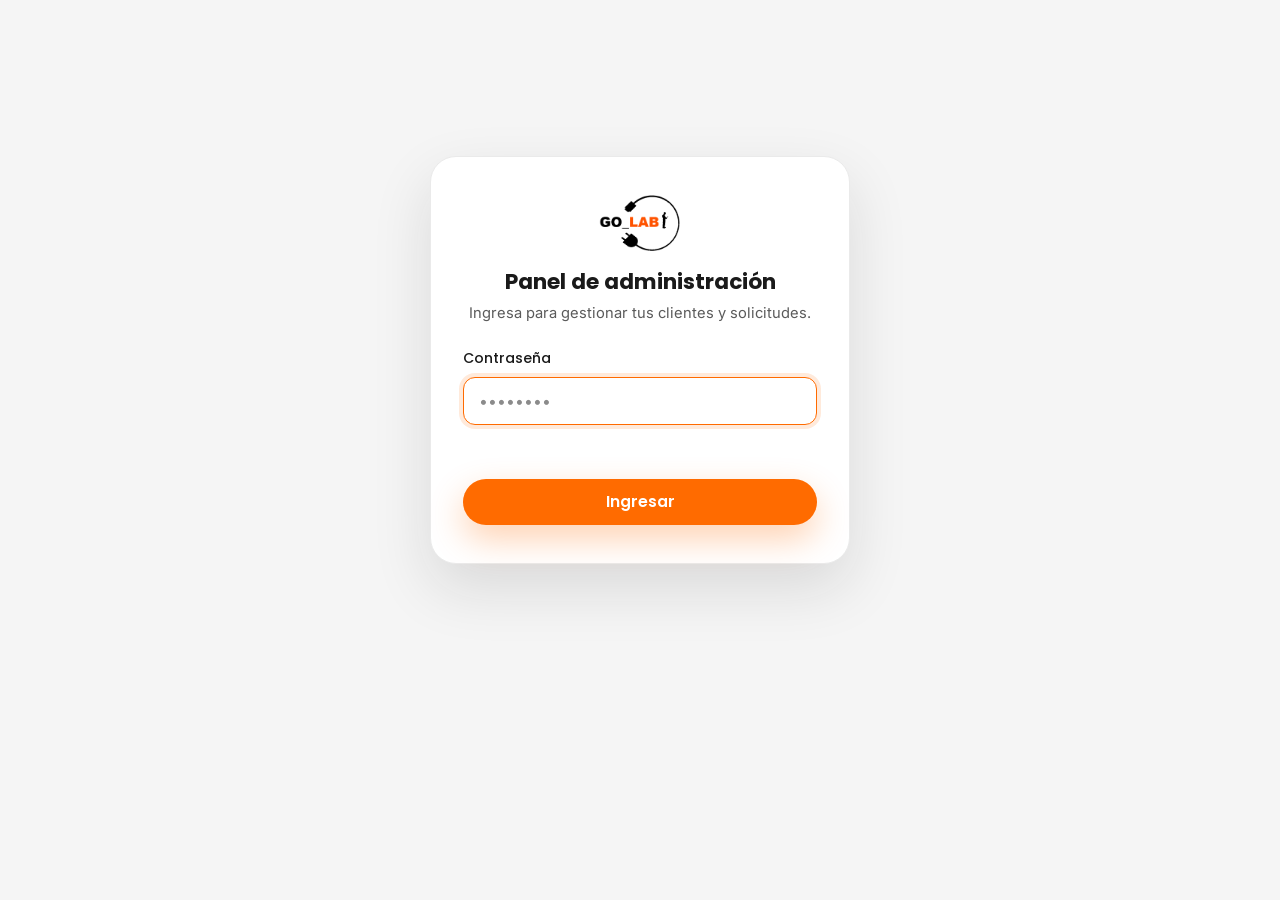
<file: panel.html>
<!DOCTYPE html>
<html lang="es" data-theme="light">
<head>
    <meta charset="UTF-8">
    <meta name="viewport" content="width=device-width, initial-scale=1.0">
    <meta name="robots" content="noindex, nofollow">
    <title>Panel · GO-LAB Soluciones Tecnológicas</title>
    <script>
        (function () {
            var d = document.documentElement; d.classList.add('js');
            try { var t = localStorage.getItem('golab-theme'); if (!t) t = matchMedia('(prefers-color-scheme: dark)').matches ? 'dark' : 'light'; d.setAttribute('data-theme', t); } catch (e) {}
        })();
    </script>
    <link rel="icon" type="image/png" href="assets/img/logo-mark-black.png">
    <link rel="preconnect" href="https://fonts.googleapis.com">
    <link rel="preconnect" href="https://fonts.gstatic.com" crossorigin>
    <link href="https://fonts.googleapis.com/css2?family=Inter:wght@400;500;600;700&family=Poppins:wght@500;600;700;800&display=swap" rel="stylesheet">
    <link rel="stylesheet" href="assets/css/styles.css">
    <style>
        body { background: var(--bg-alt); }
        .panel-top { position: sticky; top: 0; z-index: 30; display: flex; align-items: center; justify-content: space-between; gap: 16px; padding: 14px 22px; background: var(--header-bg); backdrop-filter: blur(16px); -webkit-backdrop-filter: blur(16px); border-bottom: 1px solid var(--border); }
        .panel-top .brand__logo { height: 40px; }
        .panel-top__r { display: flex; align-items: center; gap: 10px; }
        .panel-wrap { max-width: 1080px; margin: 0 auto; padding: 26px 22px 80px; }

        /* Login */
        .login { min-height: 80vh; display: grid; place-items: center; padding: 24px; }
        .login__card { width: min(420px, 100%); background: var(--surface); border: 1px solid var(--border); border-radius: var(--radius-lg); box-shadow: var(--shadow-lg); padding: 38px 32px; text-align: center; }
        .login__card img { height: 56px; margin: 0 auto 18px; }
        .login__card h1 { font-family: var(--font-head); font-size: 1.35rem; margin-bottom: 6px; }
        .login__card p { color: var(--text-muted); font-size: .92rem; margin-bottom: 22px; }
        .login__card .field { text-align: left; margin-bottom: 16px; }
        .login__err { color: #e23b3b; font-size: .88rem; min-height: 1.1em; margin-bottom: 10px; }

        .banner { display: flex; gap: 12px; align-items: flex-start; background: rgba(255,107,0,.1); border: 1px solid rgba(255,107,0,.3); color: var(--text); border-radius: var(--radius); padding: 14px 16px; margin-bottom: 24px; font-size: .9rem; }
        .banner svg { flex-shrink: 0; color: var(--orange); margin-top: 2px; }
        .banner a { color: var(--orange); font-weight: 600; }

        .panel-head { display: flex; align-items: center; justify-content: space-between; flex-wrap: wrap; gap: 14px; margin-bottom: 20px; }
        .panel-head h2 { font-family: var(--font-head); font-size: 1.5rem; }
        .tabs { display: inline-flex; gap: 4px; background: var(--surface); border: 1px solid var(--border); border-radius: var(--radius-pill); padding: 5px; }
        .tab { padding: 9px 18px; border-radius: var(--radius-pill); font-family: var(--font-head); font-weight: 600; font-size: .9rem; color: var(--text-muted); }
        .tab.is-active { background: var(--orange); color: #fff; }
        .tab span { display: inline-block; min-width: 20px; padding: 0 6px; margin-left: 4px; border-radius: 10px; background: rgba(0,0,0,.12); font-size: .78rem; }
        .tab.is-active span { background: rgba(255,255,255,.25); }

        .toolbar { display: flex; flex-wrap: wrap; gap: 12px; align-items: center; justify-content: space-between; margin-bottom: 18px; }
        .toolbar__search { position: relative; flex: 1 1 240px; max-width: 380px; }
        .toolbar__search svg { position: absolute; left: 14px; top: 50%; transform: translateY(-50%); color: var(--text-muted); }
        .toolbar__search input { width: 100%; padding: 11px 14px 11px 42px; border: 1.5px solid var(--border); border-radius: var(--radius-pill); background: var(--surface); color: var(--text); }
        .toolbar__search input:focus { outline: none; border-color: var(--orange); box-shadow: 0 0 0 4px rgba(255,107,0,.14); }
        .toolbar__actions { display: flex; gap: 10px; }

        .rows { display: flex; flex-direction: column; gap: 12px; }
        .row-card { background: var(--surface); border: 1px solid var(--border); border-radius: var(--radius); padding: 16px 18px; display: grid; grid-template-columns: 1fr auto; gap: 12px; align-items: center; }
        .row-card__main { min-width: 0; }
        .row-card__title { font-family: var(--font-head); font-weight: 600; font-size: 1.02rem; display: flex; align-items: center; gap: 8px; flex-wrap: wrap; }
        .pill-type { font-size: .7rem; font-weight: 600; padding: 2px 9px; border-radius: var(--radius-pill); background: rgba(255,107,0,.12); color: var(--orange); }
        .row-card__meta { color: var(--text-muted); font-size: .88rem; margin-top: 4px; display: flex; flex-wrap: wrap; gap: 4px 16px; }
        .row-card__meta a { color: inherit; }
        .row-card__meta a:hover { color: var(--orange); }
        .row-card__notes { font-size: .86rem; color: var(--text-muted); margin-top: 6px; }
        .row-card__actions { display: flex; gap: 8px; }
        .icon-btn { width: 38px; height: 38px; border-radius: 10px; display: grid; place-items: center; background: var(--bg-alt); border: 1px solid var(--border); color: var(--text); transition: background .2s, color .2s, border-color .2s; }
        .icon-btn:hover { border-color: var(--orange); color: var(--orange); }
        .icon-btn--danger:hover { border-color: #e23b3b; color: #e23b3b; }
        .icon-btn--wa:hover { border-color: #25D366; color: #25D366; }

        .empty-state { text-align: center; padding: 60px 20px; color: var(--text-muted); }
        .empty-state svg { color: var(--border); margin-bottom: 14px; }

        /* Modal del panel */
        .pmodal { position: fixed; inset: 0; z-index: 100; display: grid; place-items: center; padding: 20px; }
        .pmodal[hidden] { display: none; }
        .pmodal__ov { position: absolute; inset: 0; background: rgba(10,11,13,.6); backdrop-filter: blur(4px); }
        .pmodal__box { position: relative; width: min(540px, 100%); max-height: 92vh; overflow: auto; background: var(--surface); border-radius: var(--radius-lg); border: 1px solid var(--border); box-shadow: var(--shadow-lg); padding: 30px; animation: modal-in .3s cubic-bezier(.2,.7,.2,1); }
        .pmodal__box h3 { font-family: var(--font-head); font-size: 1.3rem; margin-bottom: 18px; }
        .prow { display: grid; grid-template-columns: 1fr 1fr; gap: 14px; }
        .pmodal .field { margin-bottom: 14px; }
        .pmodal label { display: block; font-family: var(--font-head); font-weight: 500; font-size: .85rem; margin-bottom: 6px; }
        .pmodal input, .pmodal select, .pmodal textarea { width: 100%; padding: 11px 13px; border: 1.5px solid var(--border); border-radius: var(--radius-sm); background: var(--bg-alt); color: var(--text); font-size: .95rem; }
        .pmodal input:focus, .pmodal select:focus, .pmodal textarea:focus { outline: none; border-color: var(--orange); box-shadow: 0 0 0 3px rgba(255,107,0,.14); background: var(--surface); }
        .pmodal__foot { display: flex; gap: 10px; justify-content: flex-end; margin-top: 8px; }

        @media (max-width: 560px) {
            .row-card { grid-template-columns: 1fr; }
            .row-card__actions { justify-content: flex-end; }
            .prow { grid-template-columns: 1fr; }
            .panel-head h2 { width: 100%; }
        }
    </style>
</head>
<body>
    <!-- ===== Login ===== -->
    <section class="login" id="loginView" hidden>
        <form class="login__card" id="loginForm">
            <img src="assets/img/logo-mark-black.png" alt="GO-LAB" class="logo-img--light">
            <img src="assets/img/logo-mark-white.png" alt="GO-LAB" class="logo-img--dark" aria-hidden="true">
            <h1>Panel de administración</h1>
            <p>Ingresa para gestionar tus clientes y solicitudes.</p>
            <div class="field">
                <label for="pwd">Contraseña</label>
                <input type="password" id="pwd" autocomplete="current-password" placeholder="••••••••" required>
            </div>
            <p class="login__err" id="loginErr" role="alert"></p>
            <button type="submit" class="btn btn--primary btn--block">Ingresar</button>
        </form>
    </section>

    <!-- ===== Panel ===== -->
    <div id="appView" hidden>
        <header class="panel-top">
            <a href="index.html" class="brand" title="Ver sitio">
                <img class="brand__logo logo-img--light" src="assets/img/logo-mark-black.png" alt="GO-LAB">
                <img class="brand__logo logo-img--dark" src="assets/img/logo-mark-white.png" alt="" aria-hidden="true">
            </a>
            <div class="panel-top__r">
                <button class="theme-toggle" id="themeToggle" type="button" aria-label="Cambiar tema" title="Cambiar tema">
                    <svg class="icon-sun" viewBox="0 0 24 24" width="20" height="20" fill="none" stroke="currentColor" stroke-width="2" stroke-linecap="round"><circle cx="12" cy="12" r="4"/><path d="M12 2v2M12 20v2M4.9 4.9l1.4 1.4M17.7 17.7l1.4 1.4M2 12h2M20 12h2M4.9 19.1l1.4-1.4M17.7 6.3l1.4-1.4"/></svg>
                    <svg class="icon-moon" viewBox="0 0 24 24" width="20" height="20" fill="none" stroke="currentColor" stroke-width="2" stroke-linecap="round" stroke-linejoin="round"><path d="M21 12.8A9 9 0 1 1 11.2 3a7 7 0 0 0 9.8 9.8z"/></svg>
                </button>
                <button class="btn btn--ghost btn--sm" id="logoutBtn" type="button">Cerrar sesión</button>
            </div>
        </header>

        <div class="panel-wrap">
            <div class="banner" id="modeBanner"></div>

            <div class="panel-head">
                <h2>Hola 👋 Administra tu negocio</h2>
                <div class="tabs">
                    <button class="tab is-active" data-tab="clientes" type="button">Clientes <span id="countClients">0</span></button>
                    <button class="tab" data-tab="leads" type="button">Solicitudes <span id="countLeads">0</span></button>
                </div>
            </div>

            <!-- Clientes -->
            <section id="tabClientes">
                <div class="toolbar">
                    <div class="toolbar__search">
                        <svg viewBox="0 0 24 24" width="18" height="18" fill="none" stroke="currentColor" stroke-width="1.8" stroke-linecap="round" stroke-linejoin="round"><circle cx="11" cy="11" r="7"/><path d="m21 21-4.3-4.3"/></svg>
                        <input type="search" id="clientSearch" placeholder="Buscar cliente…" autocomplete="off">
                    </div>
                    <div class="toolbar__actions">
                        <button class="btn btn--ghost btn--sm" id="exportClients" type="button">Exportar CSV</button>
                        <button class="btn btn--primary btn--sm" id="addClient" type="button">+ Agregar cliente</button>
                    </div>
                </div>
                <div class="rows" id="clientRows"></div>
            </section>

            <!-- Solicitudes / leads -->
            <section id="tabLeads" hidden>
                <div class="toolbar">
                    <div class="toolbar__search">
                        <svg viewBox="0 0 24 24" width="18" height="18" fill="none" stroke="currentColor" stroke-width="1.8" stroke-linecap="round" stroke-linejoin="round"><circle cx="11" cy="11" r="7"/><path d="m21 21-4.3-4.3"/></svg>
                        <input type="search" id="leadSearch" placeholder="Buscar solicitud…" autocomplete="off">
                    </div>
                    <div class="toolbar__actions">
                        <button class="btn btn--ghost btn--sm" id="exportLeads" type="button">Exportar CSV</button>
                    </div>
                </div>
                <div class="rows" id="leadRows"></div>
            </section>
        </div>
    </div>

    <!-- Modal cliente -->
    <div class="pmodal" id="clientModal" hidden role="dialog" aria-modal="true">
        <div class="pmodal__ov" data-close></div>
        <form class="pmodal__box" id="clientForm">
            <h3 id="clientModalTitle">Nuevo cliente</h3>
            <input type="hidden" id="cId">
            <div class="field">
                <label for="cCompany">Empresa / Institución *</label>
                <input type="text" id="cCompany" required>
            </div>
            <div class="prow">
                <div class="field">
                    <label for="cContact">Persona de contacto</label>
                    <input type="text" id="cContact">
                </div>
                <div class="field">
                    <label for="cType">Tipo</label>
                    <select id="cType">
                        <option>Empresa</option>
                        <option>Institución</option>
                        <option>Entidad pública</option>
                    </select>
                </div>
            </div>
            <div class="prow">
                <div class="field">
                    <label for="cPhone">Teléfono</label>
                    <input type="tel" id="cPhone">
                </div>
                <div class="field">
                    <label for="cEmail">Correo</label>
                    <input type="email" id="cEmail">
                </div>
            </div>
            <div class="field">
                <label for="cNotes">Notas</label>
                <textarea id="cNotes" rows="3" placeholder="Servicios contratados, observaciones…"></textarea>
            </div>
            <div class="pmodal__foot">
                <button type="button" class="btn btn--ghost btn--sm" data-close>Cancelar</button>
                <button type="submit" class="btn btn--primary btn--sm">Guardar</button>
            </div>
        </form>
    </div>

    <script src="assets/js/config.js"></script>
    <script src="assets/js/panel.js"></script>
</body>
</html>
</file>
<file: assets/css/styles.css>
/* =========================================================
   SysLog Tecnología — Hoja de estilos
   Paleta: Naranja #FF6B00 · Negro #1A1A1A · Blanco #FFFFFF
   ========================================================= */

/* ---------- Variables / Tokens ---------- */
:root {
    /* Marca */
    --orange: #FF6B00;
    --orange-dark: #E55A00;
    --orange-light: #FF8A33;
    --black: #1A1A1A;
    --white: #FFFFFF;
    --gray-100: #F5F5F5;
    --gray-200: #EAEAEA;

    /* Tokens de tema (claro) */
    --bg: #FFFFFF;
    --bg-alt: #F5F5F5;
    --surface: #FFFFFF;
    --surface-2: #FFFFFF;
    --text: #1A1A1A;
    --text-muted: #5B5B5B;
    --border: #EAEAEA;
    --shadow-sm: 0 2px 8px rgba(26, 26, 26, .06);
    --shadow-md: 0 12px 30px rgba(26, 26, 26, .08);
    --shadow-lg: 0 24px 60px rgba(26, 26, 26, .12);
    --shadow-orange: 0 14px 34px rgba(255, 107, 0, .30);

    /* Glassmorphism */
    --glass-bg: rgba(255, 255, 255, .55);
    --glass-border: rgba(255, 255, 255, .75);
    --header-bg: rgba(255, 255, 255, .72);

    /* Tipografía */
    --font-head: 'Poppins', system-ui, sans-serif;
    --font-body: 'Inter', system-ui, sans-serif;

    /* Medidas */
    --container: 1180px;
    --radius-sm: 12px;
    --radius: 18px;
    --radius-lg: 26px;
    --radius-pill: 999px;
    --transition: .35s cubic-bezier(.4, 0, .2, 1);
}

[data-theme="dark"] {
    --bg: #0E0F12;
    --bg-alt: #141519;
    --surface: #181A1F;
    --surface-2: #1F2228;
    --text: #F4F5F7;
    --text-muted: #A6ABB5;
    --border: rgba(255, 255, 255, .09);
    --shadow-sm: 0 2px 8px rgba(0, 0, 0, .4);
    --shadow-md: 0 12px 30px rgba(0, 0, 0, .45);
    --shadow-lg: 0 24px 60px rgba(0, 0, 0, .55);
    --shadow-orange: 0 14px 34px rgba(255, 107, 0, .38);
    --glass-bg: rgba(28, 30, 36, .55);
    --glass-border: rgba(255, 255, 255, .10);
    --header-bg: rgba(16, 17, 20, .72);
}

/* ---------- Reset ---------- */
*, *::before, *::after { box-sizing: border-box; margin: 0; padding: 0; }

html { scroll-behavior: smooth; -webkit-text-size-adjust: 100%; }

body {
    font-family: var(--font-body);
    background: var(--bg);
    color: var(--text);
    line-height: 1.65;
    font-size: 16px;
    overflow-x: hidden;
    transition: background var(--transition), color var(--transition);
}

img, svg, iframe { display: block; max-width: 100%; }
a { color: inherit; text-decoration: none; }
ul { list-style: none; }
button { font-family: inherit; cursor: pointer; border: none; background: none; color: inherit; }
input, textarea, select { font-family: inherit; font-size: 1rem; }

h1, h2, h3, h4 { font-family: var(--font-head); line-height: 1.18; font-weight: 700; }

::selection { background: var(--orange); color: #fff; }

/* ---------- Utilidades ---------- */
.container { width: 100%; max-width: var(--container); margin-inline: auto; padding-inline: 22px; }

.text-gradient {
    background: linear-gradient(120deg, var(--orange), var(--orange-light));
    -webkit-background-clip: text; background-clip: text; color: transparent;
}

.skip-link {
    position: absolute; left: -999px; top: 0; z-index: 1000;
    background: var(--orange); color: #fff; padding: 10px 16px; border-radius: 0 0 10px 0;
}
.skip-link:focus { left: 0; }

.eyebrow {
    display: inline-block; font-family: var(--font-head); font-weight: 600;
    font-size: .8rem; letter-spacing: .12em; text-transform: uppercase;
    color: var(--orange); margin-bottom: 12px;
}

/* ---------- Botones ---------- */
.btn {
    --pad-y: 14px; --pad-x: 26px;
    display: inline-flex; align-items: center; justify-content: center; gap: 9px;
    font-family: var(--font-head); font-weight: 600; font-size: .98rem;
    padding: var(--pad-y) var(--pad-x); border-radius: var(--radius-pill);
    cursor: pointer; transition: transform var(--transition), box-shadow var(--transition), background var(--transition), color var(--transition);
    white-space: nowrap; line-height: 1; border: 1.5px solid transparent;
}
.btn:active { transform: translateY(1px) scale(.99); }
.btn--sm { --pad-y: 10px; --pad-x: 18px; font-size: .9rem; }
.btn--block { width: 100%; }

.btn--primary { background: var(--orange); color: #fff; box-shadow: var(--shadow-orange); }
.btn--primary:hover { background: var(--orange-dark); transform: translateY(-3px); box-shadow: 0 18px 40px rgba(255, 107, 0, .42); }

.btn--ghost { background: transparent; color: var(--text); border-color: var(--border); }
.btn--ghost:hover { border-color: var(--orange); color: var(--orange); transform: translateY(-3px); }

.btn--dark { background: var(--black); color: #fff; }
[data-theme="dark"] .btn--dark { background: #fff; color: var(--black); }
.btn--dark:hover { transform: translateY(-3px); box-shadow: var(--shadow-md); }

.btn--whatsapp { background: #25D366; color: #fff; }
.btn--whatsapp:hover { background: #1ebe5a; transform: translateY(-3px); box-shadow: 0 16px 36px rgba(37, 211, 102, .38); }

/* ---------- Header / Nav ---------- */
.header {
    position: fixed; inset: 0 0 auto 0; z-index: 100;
    background: var(--header-bg);
    backdrop-filter: blur(16px) saturate(160%);
    -webkit-backdrop-filter: blur(16px) saturate(160%);
    border-bottom: 1px solid var(--border);
    transition: background var(--transition), box-shadow var(--transition), transform var(--transition);
}
.header.is-scrolled { box-shadow: var(--shadow-md); }

.nav { display: flex; align-items: center; justify-content: space-between; height: 72px; gap: 18px; }

.brand { display: inline-flex; align-items: center; gap: 11px; }
.brand__logo { display: block; height: 46px; width: auto; transition: transform var(--transition); }
.brand:hover .brand__logo { transform: scale(1.04); }
/* Cambio de logo claro / oscuro (la versión negra en claro, la blanca en oscuro) */
.logo-img--light, .logo-img--dark { display: block; }
.logo-img--dark { display: none; }
[data-theme="dark"] .logo-img--light { display: none; }
[data-theme="dark"] .logo-img--dark { display: block; }

.nav__menu { display: flex; align-items: center; gap: 4px; }
.nav__link {
    position: relative; font-weight: 500; font-size: .95rem; color: var(--text);
    padding: 9px 14px; border-radius: var(--radius-pill); transition: color var(--transition), background var(--transition);
}
.nav__link::after {
    content: ""; position: absolute; left: 14px; right: 14px; bottom: 4px; height: 2px;
    background: var(--orange); transform: scaleX(0); transform-origin: left; transition: transform var(--transition);
}
.nav__link:hover { color: var(--orange); }
.nav__link:hover::after, .nav__link.is-active::after { transform: scaleX(1); }
.nav__link.is-active { color: var(--orange); }

.nav__actions { display: flex; align-items: center; gap: 10px; }

.theme-toggle {
    width: 42px; height: 42px; border-radius: 50%; display: grid; place-items: center;
    background: var(--bg-alt); border: 1px solid var(--border); color: var(--text);
    transition: transform var(--transition), background var(--transition), color var(--transition);
}
.theme-toggle:hover { transform: rotate(18deg); color: var(--orange); }
.theme-toggle .icon-moon { display: none; }
[data-theme="dark"] .theme-toggle .icon-sun { display: none; }
[data-theme="dark"] .theme-toggle .icon-moon { display: block; }

.nav__toggle { display: none; width: 44px; height: 44px; flex-direction: column; justify-content: center; align-items: center; gap: 5px; border-radius: 12px; }
.nav__toggle span { width: 24px; height: 2.4px; background: var(--text); border-radius: 2px; transition: transform var(--transition), opacity var(--transition); }
.nav__toggle.is-open span:nth-child(1) { transform: translateY(7.4px) rotate(45deg); }
.nav__toggle.is-open span:nth-child(2) { opacity: 0; }
.nav__toggle.is-open span:nth-child(3) { transform: translateY(-7.4px) rotate(-45deg); }

/* ---------- Hero ---------- */
.hero { position: relative; padding: 132px 0 70px; overflow: hidden; }
.hero__bg { position: absolute; inset: 0; z-index: -1; }
.blob { position: absolute; border-radius: 50%; filter: blur(70px); opacity: .55; }
.blob--1 { width: 460px; height: 460px; background: radial-gradient(circle, var(--orange), transparent 70%); top: -120px; right: -80px; animation: float 11s ease-in-out infinite; }
.blob--2 { width: 380px; height: 380px; background: radial-gradient(circle, #ffb37e, transparent 70%); bottom: -120px; left: -90px; opacity: .4; animation: float 13s ease-in-out infinite reverse; }
[data-theme="dark"] .blob--1 { opacity: .35; }
[data-theme="dark"] .blob--2 { opacity: .22; }
.grid-overlay {
    position: absolute; inset: 0;
    background-image: linear-gradient(var(--border) 1px, transparent 1px), linear-gradient(90deg, var(--border) 1px, transparent 1px);
    background-size: 54px 54px; opacity: .4;
    -webkit-mask-image: radial-gradient(ellipse 80% 60% at 50% 0%, #000 30%, transparent 75%);
            mask-image: radial-gradient(ellipse 80% 60% at 50% 0%, #000 30%, transparent 75%);
}

.hero__inner { display: grid; grid-template-columns: 1.1fr .9fr; gap: 50px; align-items: center; }

.badge {
    display: inline-flex; align-items: center; gap: 8px; font-size: .85rem; font-weight: 500;
    background: var(--glass-bg); border: 1px solid var(--glass-border);
    backdrop-filter: blur(10px); -webkit-backdrop-filter: blur(10px);
    padding: 7px 15px; border-radius: var(--radius-pill); color: var(--text-muted); margin-bottom: 22px;
}
.badge__dot { width: 8px; height: 8px; border-radius: 50%; background: #25D366; box-shadow: 0 0 0 0 rgba(37, 211, 102, .6); animation: pulse 2s infinite; }

.hero__title { font-size: clamp(2.2rem, 5vw, 3.6rem); font-weight: 800; letter-spacing: -.02em; margin-bottom: 20px; }
.hero__subtitle { font-size: clamp(1rem, 2vw, 1.18rem); color: var(--text-muted); max-width: 540px; margin-bottom: 30px; }

.hero__actions { display: flex; flex-wrap: wrap; gap: 14px; margin-bottom: 44px; }

.hero__stats { display: flex; gap: 36px; flex-wrap: wrap; }
.hero__stats li { display: flex; flex-direction: column; }
.hero__stats strong { font-family: var(--font-head); font-size: 1.7rem; font-weight: 700; color: var(--text); }
.hero__stats span { font-size: .85rem; color: var(--text-muted); }

/* Hero visual: emblema del logo + tarjetas glass */
.hero__visual { position: relative; min-height: 440px; display: grid; place-items: center; }

.logo-emblem { position: relative; width: min(470px, 92%); display: grid; place-items: center; }
.logo-emblem__glow { position: absolute; inset: 2% 6%; border-radius: 50%; background: radial-gradient(circle, rgba(255, 107, 0, .26), transparent 66%); filter: blur(18px); animation: pulse-glow 6s ease-in-out infinite; }
.logo-emblem__img { position: relative; width: 100%; height: auto; filter: drop-shadow(0 16px 38px rgba(26, 26, 26, .16)); animation: float 7s ease-in-out infinite; }
[data-theme="dark"] .logo-emblem__img { filter: drop-shadow(0 16px 38px rgba(0, 0, 0, .5)); }

.glass-card {
    background: var(--glass-bg); border: 1px solid var(--glass-border);
    backdrop-filter: blur(18px) saturate(160%); -webkit-backdrop-filter: blur(18px) saturate(160%);
    border-radius: var(--radius); box-shadow: var(--shadow-lg);
}
.glass-card--float {
    position: absolute; z-index: 3; display: flex; align-items: center; gap: 12px;
    padding: 14px 18px; border-radius: var(--radius);
}
.glass-card--float:not(.glass-card--secured) { top: 10px; left: -6px; animation: float 6s ease-in-out infinite; }
.glass-card--secured { bottom: 14px; right: -6px; animation: float 7s ease-in-out infinite reverse; }
.glass-card__icon { width: 46px; height: 46px; border-radius: 13px; display: grid; place-items: center; background: rgba(255, 107, 0, .14); color: var(--orange); flex-shrink: 0; }
.glass-card__icon--green { background: rgba(37, 211, 102, .15); color: #1faa54; }
.glass-card__title { font-family: var(--font-head); font-weight: 600; font-size: .95rem; }
.glass-card__text { font-size: .8rem; color: var(--text-muted); }

/* Marquee */
.marquee { margin-top: 60px; overflow: hidden; border-top: 1px solid var(--border); border-bottom: 1px solid var(--border); padding: 16px 0; -webkit-mask-image: linear-gradient(90deg, transparent, #000 12%, #000 88%, transparent); mask-image: linear-gradient(90deg, transparent, #000 12%, #000 88%, transparent); }
.marquee__track { display: inline-flex; align-items: center; gap: 26px; white-space: nowrap; animation: scroll-x 28s linear infinite; }
.marquee__track span { font-family: var(--font-head); font-weight: 600; font-size: 1.05rem; color: var(--text-muted); }
.marquee__track span:nth-child(even) { color: var(--orange); }

/* ---------- Secciones ---------- */
.section { padding: 92px 0; }
.section--alt { background: var(--bg-alt); }
.section__head { max-width: 640px; margin: 0 auto 56px; text-align: center; }
.section__title { font-size: clamp(1.8rem, 3.6vw, 2.6rem); font-weight: 700; letter-spacing: -.02em; }
.section__subtitle { color: var(--text-muted); margin-top: 14px; font-size: 1.05rem; }

/* Card base */
.card { background: var(--surface); border: 1px solid var(--border); border-radius: var(--radius-lg); box-shadow: var(--shadow-sm); transition: transform var(--transition), box-shadow var(--transition), border-color var(--transition); }

.grid { display: grid; gap: 24px; }

/* Servicios */
.grid--services { grid-template-columns: repeat(3, 1fr); }
.service-card { padding: 30px; display: flex; flex-direction: column; align-items: flex-start; gap: 14px; position: relative; overflow: hidden; }
.service-card::before { content: ""; position: absolute; inset: 0 0 auto 0; height: 3px; background: linear-gradient(90deg, var(--orange), var(--orange-light)); transform: scaleX(0); transform-origin: left; transition: transform var(--transition); }
.service-card:hover { transform: translateY(-8px); box-shadow: var(--shadow-lg); border-color: transparent; }
.service-card:hover::before { transform: scaleX(1); }
.service-card__icon { width: 56px; height: 56px; border-radius: 16px; display: grid; place-items: center; background: rgba(255, 107, 0, .12); color: var(--orange); transition: transform var(--transition), background var(--transition), color var(--transition); }
.service-card:hover .service-card__icon { transform: scale(1.08) rotate(-4deg); background: var(--orange); color: #fff; }
.service-card__title { font-size: 1.18rem; }
.service-card p { color: var(--text-muted); font-size: .96rem; }
.link-arrow { margin-top: auto; font-family: var(--font-head); font-weight: 600; font-size: .92rem; color: var(--orange); display: inline-flex; align-items: center; gap: 6px; }
.link-arrow span { transition: transform var(--transition); }
.link-arrow:hover span { transform: translateX(5px); }

.service-card--cta { background: linear-gradient(145deg, var(--black), #2d2d2d); color: #fff; justify-content: center; align-items: flex-start; }
.service-card--cta .service-card__title { color: #fff; }
.service-card--cta p { color: rgba(255, 255, 255, .72); }
[data-theme="dark"] .service-card--cta { background: linear-gradient(145deg, #1f2228, #2a2e36); border-color: var(--border); }

/* ¿Por qué elegirnos? */
.why { display: grid; grid-template-columns: .85fr 1.15fr; gap: 50px; align-items: center; }
.why__intro .section__title { text-align: left; }
.why__intro .btn { margin-top: 26px; }
.why__grid { display: grid; grid-template-columns: repeat(2, 1fr); gap: 22px; }
.feature { background: var(--surface); border: 1px solid var(--border); border-radius: var(--radius); padding: 26px; box-shadow: var(--shadow-sm); transition: transform var(--transition), box-shadow var(--transition); }
.feature:hover { transform: translateY(-6px); box-shadow: var(--shadow-md); }
.feature__icon { width: 50px; height: 50px; border-radius: 14px; display: grid; place-items: center; background: rgba(255, 107, 0, .12); color: var(--orange); margin-bottom: 16px; }
.feature h3 { font-size: 1.1rem; margin-bottom: 8px; }
.feature p { color: var(--text-muted); font-size: .92rem; }

/* Productos */
.grid--products { grid-template-columns: repeat(4, 1fr); }
.product-card { background: var(--surface); border: 1px solid var(--border); border-radius: var(--radius-lg); overflow: hidden; box-shadow: var(--shadow-sm); transition: transform var(--transition), box-shadow var(--transition); }
.product-card:hover { transform: translateY(-8px); box-shadow: var(--shadow-lg); }
.product-card__media { height: 150px; display: grid; place-items: center; color: #fff; position: relative; }
.product-card__media::after { content: ""; position: absolute; inset: 0; background: radial-gradient(circle at 70% 20%, rgba(255, 255, 255, .25), transparent 60%); }
.product-card__media--1 { background: linear-gradient(140deg, #2b2b2b, #1a1a1a); }
.product-card__media--2 { background: linear-gradient(140deg, var(--orange), var(--orange-dark)); }
.product-card__media--3 { background: linear-gradient(140deg, #3a3a3a, #1a1a1a); }
.product-card__media--4 { background: linear-gradient(140deg, var(--orange-light), var(--orange)); }
.product-card__body { padding: 20px 22px 24px; }
.tag { display: inline-block; font-size: .72rem; font-weight: 600; letter-spacing: .05em; text-transform: uppercase; color: var(--orange); background: rgba(255, 107, 0, .1); padding: 4px 10px; border-radius: var(--radius-pill); margin-bottom: 10px; }
.product-card__body h3 { font-size: 1.12rem; margin-bottom: 6px; }
.product-card__body p { color: var(--text-muted); font-size: .9rem; }

/* Testimonios */
.grid--testimonials { grid-template-columns: repeat(3, 1fr); }
.testimonial { background: var(--surface); border: 1px solid var(--border); border-radius: var(--radius-lg); padding: 30px; box-shadow: var(--shadow-sm); transition: transform var(--transition), box-shadow var(--transition); }
.testimonial:hover { transform: translateY(-6px); box-shadow: var(--shadow-md); }
.testimonial__stars { color: var(--orange); letter-spacing: 3px; margin-bottom: 14px; font-size: 1.05rem; }
.testimonial blockquote { font-size: 1rem; color: var(--text); margin-bottom: 22px; }
.testimonial__author { display: flex; align-items: center; gap: 12px; }
.testimonial__author strong { display: block; font-family: var(--font-head); font-size: .95rem; }
.testimonial__author small { color: var(--text-muted); font-size: .82rem; }
.avatar { width: 44px; height: 44px; border-radius: 50%; display: grid; place-items: center; font-family: var(--font-head); font-weight: 700; font-size: .9rem; color: #fff; background: linear-gradient(135deg, var(--orange), var(--orange-dark)); flex-shrink: 0; }

/* ---------- Contacto ---------- */
.contact { display: grid; grid-template-columns: 1.1fr .9fr; gap: 30px; align-items: start; }
.contact__form { padding: 32px; display: flex; flex-direction: column; gap: 18px; }
.field { display: flex; flex-direction: column; gap: 7px; }
.field-row { display: grid; grid-template-columns: 1fr 1fr; gap: 18px; }
.field label { font-family: var(--font-head); font-weight: 500; font-size: .88rem; }
.field input, .field textarea, .field select {
    background: var(--bg-alt); border: 1.5px solid var(--border); border-radius: var(--radius-sm);
    padding: 13px 15px; color: var(--text); transition: border-color var(--transition), box-shadow var(--transition), background var(--transition); resize: vertical;
}
.field input::placeholder, .field textarea::placeholder { color: var(--text-muted); opacity: .7; }
.field input:focus, .field textarea:focus, .field select:focus { outline: none; border-color: var(--orange); box-shadow: 0 0 0 4px rgba(255, 107, 0, .14); background: var(--surface); }
.field input.invalid, .field textarea.invalid { border-color: #e23b3b; box-shadow: 0 0 0 4px rgba(226, 59, 59, .12); }
.form-note { font-size: .9rem; text-align: center; min-height: 1.2em; }
.form-note.success { color: #1faa54; }
.form-note.error { color: #e23b3b; }

.contact__aside { display: flex; flex-direction: column; gap: 24px; }
.info-card { padding: 30px; }
.info-card h3 { font-size: 1.2rem; margin-bottom: 20px; }
.info-list { display: flex; flex-direction: column; gap: 18px; }
.info-list li { display: flex; align-items: center; gap: 14px; }
.info-list__icon { width: 44px; height: 44px; border-radius: 13px; background: rgba(255, 107, 0, .12); color: var(--orange); display: grid; place-items: center; flex-shrink: 0; }
.info-list small { display: block; color: var(--text-muted); font-size: .78rem; }
.info-list a, .info-list span span { font-weight: 500; transition: color var(--transition); }
.info-list a:hover { color: var(--orange); }

.socials { display: flex; gap: 12px; margin-top: 24px; padding-top: 22px; border-top: 1px solid var(--border); }
.social { width: 44px; height: 44px; border-radius: 50%; display: grid; place-items: center; background: var(--bg-alt); border: 1px solid var(--border); color: var(--text); transition: transform var(--transition), background var(--transition), color var(--transition); }
.social:hover { background: var(--orange); color: #fff; transform: translateY(-4px); border-color: var(--orange); }

.map-card { padding: 8px; overflow: hidden; }
.map-card iframe { border-radius: calc(var(--radius-lg) - 8px); filter: grayscale(.15); display: block; width: 100%; }
[data-theme="dark"] .map-card iframe { filter: grayscale(.4) invert(.9) hue-rotate(180deg); }

/* Fachada de mapa (carga bajo demanda) */
.map-facade {
    position: relative; width: 100%; height: 220px; border-radius: calc(var(--radius-lg) - 8px);
    overflow: hidden; display: flex; flex-direction: column; align-items: center; justify-content: center; gap: 12px;
    background: linear-gradient(145deg, var(--bg-alt), var(--surface)); border: 1px solid var(--border);
    color: var(--text); transition: box-shadow var(--transition);
}
.map-facade:hover { box-shadow: inset 0 0 0 2px var(--orange); }
.map-facade__grid { position: absolute; inset: 0; background-image: linear-gradient(var(--border) 1px, transparent 1px), linear-gradient(90deg, var(--border) 1px, transparent 1px); background-size: 30px 30px; opacity: .6; }
.map-facade__pin { position: relative; width: 60px; height: 60px; border-radius: 50%; display: grid; place-items: center; background: var(--orange); color: #fff; box-shadow: var(--shadow-orange); animation: float 4s ease-in-out infinite; }
.map-facade__label { position: relative; font-family: var(--font-head); font-weight: 600; font-size: 1rem; text-align: center; }
.map-facade__label small { display: block; font-weight: 400; font-size: .8rem; color: var(--text-muted); margin-top: 2px; }

/* ---------- Estadísticas animadas ---------- */
.stats-section { padding: 24px 0 64px; }
.stats-grid { display: grid; grid-template-columns: repeat(4, 1fr); gap: 14px; background: linear-gradient(135deg, var(--black), #2b2b2b); border-radius: var(--radius-lg); padding: 46px 28px; box-shadow: var(--shadow-lg); position: relative; overflow: hidden; }
[data-theme="dark"] .stats-grid { background: linear-gradient(135deg, #16181d, #20242b); border: 1px solid var(--border); }
.stats-grid::before { content: ""; position: absolute; top: -40%; right: -10%; width: 320px; height: 320px; background: radial-gradient(circle, rgba(255, 107, 0, .25), transparent 65%); pointer-events: none; }
.stat { text-align: center; position: relative; padding: 6px 8px; }
.stat + .stat::before { content: ""; position: absolute; left: 0; top: 18%; height: 64%; width: 1px; background: rgba(255, 255, 255, .14); }
.stat__num { display: block; font-family: var(--font-head); font-weight: 800; font-size: clamp(2.1rem, 5vw, 3.1rem); line-height: 1; background: linear-gradient(120deg, var(--orange-light), var(--orange)); -webkit-background-clip: text; background-clip: text; color: transparent; }
.stat__label { display: block; margin-top: 10px; color: rgba(255, 255, 255, .76); font-size: .92rem; font-weight: 500; }

/* ---------- Nosotros (Misión / Visión) ---------- */
.grid--mv { grid-template-columns: 1fr 1fr; gap: 24px; }
.mv-card { padding: 38px; position: relative; overflow: hidden; }
.mv-card::before { content: ""; position: absolute; inset: 0 0 auto 0; height: 4px; background: linear-gradient(90deg, var(--orange), var(--orange-light)); }
.mv-card:hover { transform: translateY(-6px); box-shadow: var(--shadow-lg); }
.mv-card__icon { width: 60px; height: 60px; border-radius: 17px; display: grid; place-items: center; background: rgba(255, 107, 0, .12); color: var(--orange); margin-bottom: 20px; }
.mv-card h3 { font-size: 1.5rem; margin-bottom: 12px; }
.mv-card p { color: var(--text-muted); font-size: 1rem; }

/* ---------- Marcas (carrusel) ---------- */
.brands { display: flex; flex-direction: column; gap: 18px; margin-top: 8px; }
.brands__row { overflow: hidden; -webkit-mask-image: linear-gradient(90deg, transparent, #000 8%, #000 92%, transparent); mask-image: linear-gradient(90deg, transparent, #000 8%, #000 92%, transparent); }
.brands__track { display: inline-flex; gap: 16px; width: max-content; animation: scroll-x 40s linear infinite; }
.brands__track--reverse { animation-duration: 48s; animation-direction: reverse; }
.brands__row:hover .brands__track { animation-play-state: paused; }
.brand-chip {
    flex: 0 0 auto; display: inline-flex; align-items: center; justify-content: center;
    min-width: 158px; height: 74px; padding: 0 30px;
    background: var(--surface); border: 1px solid var(--border); border-radius: var(--radius);
    font-family: var(--font-head); font-weight: 700; font-size: 1.18rem; color: var(--text);
    box-shadow: var(--shadow-sm); transition: transform var(--transition), color var(--transition), border-color var(--transition), box-shadow var(--transition);
}
.brand-chip:hover { color: var(--orange); border-color: var(--orange); transform: translateY(-4px); box-shadow: var(--shadow-md); }

/* ---------- Catálogo ---------- */
.catalog-controls { display: flex; flex-wrap: wrap; gap: 16px; align-items: center; justify-content: space-between; margin-bottom: 34px; }
.catalog-search { position: relative; flex: 1 1 280px; max-width: 420px; display: flex; align-items: center; }
.catalog-search svg { position: absolute; left: 16px; color: var(--text-muted); pointer-events: none; }
.catalog-search input { width: 100%; padding: 13px 16px 13px 46px; border: 1.5px solid var(--border); border-radius: var(--radius-pill); background: var(--surface); color: var(--text); transition: border-color var(--transition), box-shadow var(--transition); }
.catalog-search input:focus { outline: none; border-color: var(--orange); box-shadow: 0 0 0 4px rgba(255, 107, 0, .14); }
.catalog-filters { display: flex; flex-wrap: wrap; gap: 8px; }
.catalog-chip { padding: 9px 16px; border-radius: var(--radius-pill); border: 1.5px solid var(--border); background: transparent; color: var(--text-muted); font-family: var(--font-head); font-weight: 600; font-size: .86rem; transition: background var(--transition), color var(--transition), border-color var(--transition); }
.catalog-chip:hover { border-color: var(--orange); color: var(--orange); }
.catalog-chip.is-active { background: var(--orange); border-color: var(--orange); color: #fff; }

.catalog-grid { display: grid; grid-template-columns: repeat(4, 1fr); gap: 22px; }
.catalog-card { text-align: left; padding: 0; cursor: pointer; background: var(--surface); border: 1px solid var(--border); border-radius: var(--radius-lg); overflow: hidden; box-shadow: var(--shadow-sm); transition: transform var(--transition), box-shadow var(--transition), border-color var(--transition); display: flex; flex-direction: column; font: inherit; color: inherit; }
.catalog-card:hover { transform: translateY(-6px); box-shadow: var(--shadow-lg); border-color: transparent; }
.catalog-card__media { height: 152px; display: grid; place-items: center; position: relative; color: #fff; }
.catalog-card__media::after { content: ""; position: absolute; inset: 0; background: radial-gradient(circle at 70% 18%, rgba(255, 255, 255, .22), transparent 60%); }
.catalog-card__media img { width: 100%; height: 100%; object-fit: cover; position: relative; z-index: 1; }
.catalog-card__icon { position: relative; z-index: 1; display: grid; place-items: center; }
.catalog-card__icon svg { width: 54px; height: 54px; }
.catalog-card__body { padding: 16px 18px 18px; display: flex; flex-direction: column; gap: 4px; flex: 1; }
.catalog-card__name { font-family: var(--font-head); font-weight: 700; font-size: 1.02rem; color: var(--text); line-height: 1.25; margin-top: 2px; }
.catalog-card__model { font-size: .85rem; color: var(--text-muted); }
.catalog-card__foot { margin-top: auto; padding-top: 12px; display: flex; align-items: center; justify-content: space-between; gap: 8px; }
.catalog-card__stock { font-size: .74rem; font-weight: 600; padding: 3px 9px; border-radius: var(--radius-pill); white-space: nowrap; }
.catalog-card__stock.is-in { color: #1faa54; background: rgba(37, 211, 102, .14); }
.catalog-card__stock.is-low { color: var(--orange); background: rgba(255, 107, 0, .12); }
.catalog-card__stock.is-out { color: #e23b3b; background: rgba(226, 59, 59, .12); }
.catalog-card__more { font-family: var(--font-head); font-weight: 600; font-size: .8rem; color: var(--orange); }
.catalog-more { text-align: center; margin-top: 32px; }
.catalog-empty { text-align: center; color: var(--text-muted); margin-top: 30px; }
.catalog-empty a { color: var(--orange); font-weight: 600; }

/* Colores por categoría */
.cat--Redes { background: linear-gradient(140deg, #2b2b2b, #1a1a1a); }
.cat--CCTV { background: linear-gradient(140deg, var(--orange), var(--orange-dark)); }
.cat--Computadores { background: linear-gradient(140deg, #3a3a3a, #1a1a1a); }
.cat--Servidores { background: linear-gradient(140deg, #353a45, #20242b); }
.cat--Accesorios { background: linear-gradient(140deg, var(--orange-light), var(--orange)); }

/* Modal de producto */
.modal { position: fixed; inset: 0; z-index: 200; display: grid; place-items: center; padding: 20px; }
.modal[hidden] { display: none; }
.modal__overlay { position: absolute; inset: 0; background: rgba(10, 11, 13, .6); backdrop-filter: blur(4px); -webkit-backdrop-filter: blur(4px); animation: fade-in .25s ease; }
.modal__dialog { position: relative; z-index: 1; width: min(820px, 100%); max-height: 90vh; overflow: auto; background: var(--surface); border: 1px solid var(--border); border-radius: var(--radius-lg); box-shadow: var(--shadow-lg); display: grid; grid-template-columns: 1fr 1fr; animation: modal-in .3s cubic-bezier(.2, .7, .2, 1); }
.modal__close { position: absolute; top: 12px; right: 12px; z-index: 2; width: 40px; height: 40px; border-radius: 50%; background: var(--bg-alt); border: 1px solid var(--border); color: var(--text); display: grid; place-items: center; transition: background var(--transition), color var(--transition); }
.modal__close:hover { background: var(--orange); color: #fff; }
.modal__media { min-height: 280px; display: grid; place-items: center; color: #fff; position: relative; }
.modal__media svg { width: 96px; height: 96px; position: relative; z-index: 1; }
.modal__media img { width: 100%; height: 100%; object-fit: cover; }
.modal__content { padding: 36px 30px 30px; display: flex; flex-direction: column; gap: 8px; }
.modal__content h3 { font-size: 1.5rem; }
.modal__model { color: var(--text-muted); font-weight: 500; font-size: .9rem; }
.modal__desc { color: var(--text-muted); margin: 6px 0; }
.modal__specs { display: flex; flex-direction: column; gap: 8px; margin: 6px 0 18px; }
.modal__specs li { position: relative; padding-left: 24px; font-size: .92rem; }
.modal__specs li::before { content: "✓"; position: absolute; left: 0; color: var(--orange); font-weight: 700; }
.modal__foot { margin-top: auto; display: flex; flex-direction: column; gap: 14px; }
.modal__stock { align-self: flex-start; font-size: .8rem; font-weight: 600; padding: 5px 12px; border-radius: var(--radius-pill); }
.modal__stock.is-in { color: #1faa54; background: rgba(37, 211, 102, .14); }
.modal__stock.is-low { color: var(--orange); background: rgba(255, 107, 0, .12); }
.modal__stock.is-out { color: #e23b3b; background: rgba(226, 59, 59, .12); }

@media (max-width: 980px) {
    .catalog-grid { grid-template-columns: repeat(3, 1fr); }
    .modal__dialog { grid-template-columns: 1fr; }
    .modal__media { min-height: 200px; }
}
@media (max-width: 760px) {
    .catalog-grid { grid-template-columns: repeat(2, 1fr); }
    .catalog-controls { flex-direction: column; align-items: stretch; }
    .catalog-search { max-width: none; }
}
@media (max-width: 520px) {
    .catalog-grid { grid-template-columns: 1fr; max-width: 360px; margin-inline: auto; }
}

/* ---------- Footer ---------- */
.footer { background: var(--black); color: #cfcfcf; padding: 64px 0 28px; }
[data-theme="dark"] .footer { background: #0A0B0D; border-top: 1px solid var(--border); }
.footer__grid { display: grid; grid-template-columns: 1.6fr 1fr 1fr 1fr; gap: 40px; padding-bottom: 44px; border-bottom: 1px solid rgba(255, 255, 255, .1); }
.footer .brand { color: #fff; margin-bottom: 16px; }
.footer .brand__mark { color: #fff; }
.footer__brand p { color: #9a9a9a; font-size: .92rem; max-width: 320px; }
.footer__col h4 { color: #fff; font-size: 1rem; margin-bottom: 16px; }
.footer__col ul { display: flex; flex-direction: column; gap: 10px; }
.footer__col a { color: #9a9a9a; font-size: .92rem; transition: color var(--transition), padding-left var(--transition); }
.footer__col a:hover { color: var(--orange); padding-left: 4px; }
.footer__bottom { display: flex; justify-content: space-between; flex-wrap: wrap; gap: 10px; padding-top: 24px; }
.footer__bottom p { color: #8a8a8a; font-size: .85rem; }

/* ---------- WhatsApp flotante ---------- */
.whatsapp-float { position: fixed; right: 24px; bottom: 24px; z-index: 90; display: flex; align-items: center; gap: 0; }
.whatsapp-float__icon { width: 62px; height: 62px; border-radius: 50%; background: #25D366; color: #fff; display: grid; place-items: center; box-shadow: 0 12px 30px rgba(37, 211, 102, .45); position: relative; transition: transform var(--transition), box-shadow var(--transition); }
.whatsapp-float__icon::before { content: ""; position: absolute; inset: 0; border-radius: 50%; background: #25D366; z-index: -1; animation: ring 2.4s ease-out infinite; }
.whatsapp-float:hover .whatsapp-float__icon { transform: scale(1.08) rotate(6deg); box-shadow: 0 16px 38px rgba(37, 211, 102, .6); }
.whatsapp-float__bubble {
    background: var(--surface); color: var(--text); font-size: .86rem; font-weight: 500;
    padding: 10px 16px; border-radius: var(--radius-pill); box-shadow: var(--shadow-md); border: 1px solid var(--border);
    margin-right: 12px; white-space: nowrap; max-width: 0; overflow: hidden; opacity: 0; padding-inline: 0;
    transition: max-width .45s ease, opacity .35s ease, padding .35s ease;
}
.whatsapp-float:hover .whatsapp-float__bubble { max-width: 240px; opacity: 1; padding-inline: 16px; }

/* Volver arriba */
.to-top { position: fixed; right: 26px; bottom: 98px; z-index: 89; width: 46px; height: 46px; border-radius: 50%; background: var(--black); color: #fff; display: grid; place-items: center; box-shadow: var(--shadow-md); opacity: 0; visibility: hidden; transform: translateY(12px); transition: opacity var(--transition), visibility var(--transition), transform var(--transition), background var(--transition); }
[data-theme="dark"] .to-top { background: var(--surface-2); border: 1px solid var(--border); }
.to-top.is-visible { opacity: 1; visibility: visible; transform: translateY(0); }
.to-top:hover { background: var(--orange); transform: translateY(-3px); }

/* ---------- Animaciones de scroll ---------- */
/* Solo se ocultan si JS está activo (progressive enhancement) */
.js .reveal { opacity: 0; transform: translateY(28px); transition: opacity .7s ease, transform .7s cubic-bezier(.2, .7, .2, 1); }
.reveal.is-visible { opacity: 1; transform: none; }
/* Mostrar al instante (render en segundo plano, sin JS de scroll, etc.) */
.reveal-instant .reveal { opacity: 1 !important; transform: none !important; transition: none !important; }
.reveal:nth-child(2) { transition-delay: .06s; }
.reveal:nth-child(3) { transition-delay: .12s; }
.reveal:nth-child(4) { transition-delay: .18s; }
.reveal:nth-child(5) { transition-delay: .24s; }
.reveal:nth-child(6) { transition-delay: .3s; }

/* ---------- Keyframes ---------- */
@keyframes float { 0%, 100% { transform: translateY(0); } 50% { transform: translateY(-16px); } }
@keyframes pulse-glow { 0%, 100% { opacity: .7; transform: scale(1); } 50% { opacity: 1; transform: scale(1.06); } }
@keyframes pulse { 0% { box-shadow: 0 0 0 0 rgba(37, 211, 102, .55); } 70% { box-shadow: 0 0 0 9px rgba(37, 211, 102, 0); } 100% { box-shadow: 0 0 0 0 rgba(37, 211, 102, 0); } }
@keyframes ring { 0% { transform: scale(1); opacity: .6; } 100% { transform: scale(1.7); opacity: 0; } }
@keyframes scroll-x { from { transform: translateX(0); } to { transform: translateX(-50%); } }
@keyframes fade-in { from { opacity: 0; } to { opacity: 1; } }
@keyframes modal-in { from { opacity: 0; transform: translateY(16px) scale(.98); } to { opacity: 1; transform: none; } }

/* ---------- Responsive ---------- */
@media (max-width: 980px) {
    .hero__inner { grid-template-columns: 1fr; gap: 24px; }
    .hero__visual { min-height: auto; margin-top: 10px; }
    .grid--mv { grid-template-columns: 1fr; }
    .stats-grid { grid-template-columns: repeat(2, 1fr); gap: 24px 14px; padding: 38px 22px; }
    .stat + .stat::before { display: none; }
    .why { grid-template-columns: 1fr; gap: 36px; }
    .why__intro .section__title, .why__intro { text-align: center; }
    .why__intro { display: flex; flex-direction: column; align-items: center; }
    .why__intro .section__subtitle { margin-inline: auto; }
    .grid--products { grid-template-columns: repeat(2, 1fr); }
    .grid--testimonials { grid-template-columns: 1fr; max-width: 560px; margin-inline: auto; }
    .contact { grid-template-columns: 1fr; }
    .footer__grid { grid-template-columns: 1fr 1fr; gap: 32px; }
}

@media (max-width: 760px) {
    /* Nav móvil */
    .nav__menu {
        position: fixed; inset: 72px 0 auto 0; flex-direction: column; align-items: stretch; gap: 0;
        background: var(--surface); border-bottom: 1px solid var(--border);
        padding: 12px 22px 24px; box-shadow: var(--shadow-lg);
        transform: translateY(-12px); opacity: 0; visibility: hidden; transition: opacity var(--transition), transform var(--transition), visibility var(--transition);
    }
    .nav__menu.is-open { transform: translateY(0); opacity: 1; visibility: visible; }
    .nav__link { padding: 14px 12px; border-radius: var(--radius-sm); }
    .nav__link::after { display: none; }
    .nav__link:hover { background: var(--bg-alt); }
    .nav__cta { display: none; }
    .nav__toggle { display: flex; }

    .grid--services { grid-template-columns: 1fr; }
    .why__grid { grid-template-columns: 1fr; }
    .hero__stats { gap: 26px; }
    .hero__stats strong { font-size: 1.4rem; }
    .section { padding: 70px 0; }
    .section__head { margin-bottom: 40px; }
    .glass-card--float { display: none; }
    .logo-emblem { width: min(320px, 80%); }
}

@media (max-width: 520px) {
    .grid--products { grid-template-columns: 1fr; max-width: 360px; margin-inline: auto; }
    .field-row { grid-template-columns: 1fr; }
    .footer__grid { grid-template-columns: 1fr; }
    .hero__actions .btn { width: 100%; }
    .whatsapp-float__icon { width: 56px; height: 56px; }
    .to-top { bottom: 88px; }
    .contact__form, .info-card { padding: 24px; }
    .mv-card { padding: 28px; }
    .mv-card h3 { font-size: 1.3rem; }
    .brand-chip { min-width: 124px; height: 62px; font-size: 1rem; padding: 0 20px; }
    .brand__logo { height: 40px; }
    .stat__label { font-size: .82rem; }
}

/* ---------- Accesibilidad: reducir movimiento ---------- */
@media (prefers-reduced-motion: reduce) {
    * { animation-duration: .001ms !important; animation-iteration-count: 1 !important; transition-duration: .001ms !important; scroll-behavior: auto !important; }
    .reveal { opacity: 1; transform: none; }
}

:focus-visible { outline: 3px solid var(--orange); outline-offset: 2px; border-radius: 4px; }
</file>
